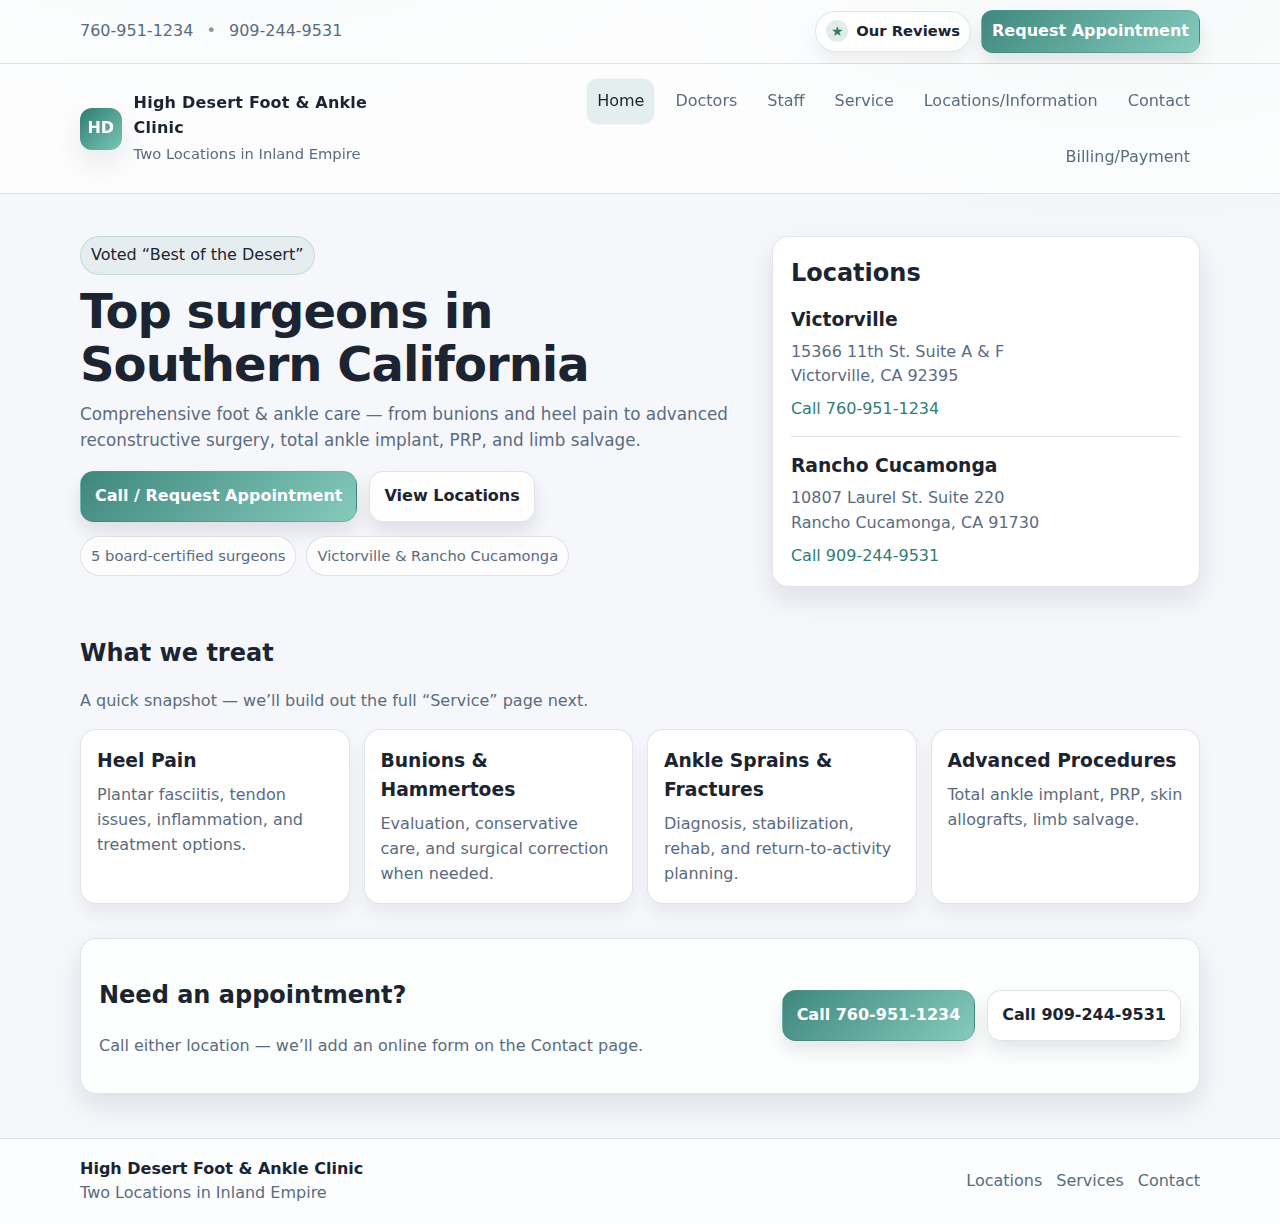
<file: index.html>
<!doctype html>
<html lang="en">
<head>
  <meta charset="utf-8" />
  <meta name="viewport" content="width=device-width,initial-scale=1" />
  <title>High Desert Foot & Ankle Clinic</title>
  <link rel="stylesheet" href="css/styles.css" />
  <script defer src="js/app.js"></script>
</head>

<body>
  <!-- Top utility bar -->
  <div class="topbar">
    <div class="container topbar__inner">
      <div class="topbar__phones">
        <a href="tel:+17609511234">760-951-1234</a>
        <span class="sep">•</span>
        <a href="tel:+19092449531">909-244-9531</a>
      </div>
      <div class="topbar__cta topbar__cta--two">
  <a class="badgeLink"
   href="https://local.demandforce.com/b/highdesertfootandankleclinic"
   target="_blank"
   rel="noopener"
   title="Our Reviews">
  <span class="badgeLink__icon" aria-hidden="true">★</span>
  <span class="badgeLink__text">Our Reviews</span>
</a>

  <a class="btn btn--small" href="contact.html">Request Appointment</a>
</div>

    </div>
  </div>

  <!-- Header / Nav -->
  <header class="header">
    <div class="container header__inner">
      <a class="brand" href="index.html" aria-label="Home">
        <div class="brand__logo" aria-hidden="true">HD</div>
        <div class="brand__text">
          <div class="brand__title">High Desert Foot &amp; Ankle Clinic</div>
          <div class="brand__subtitle">Two Locations in Inland Empire</div>
        </div>
      </a>

      <button class="nav-toggle" aria-expanded="false" aria-controls="site-nav">
        <span class="sr-only">Toggle navigation</span>
        <span class="nav-toggle__bar"></span>
        <span class="nav-toggle__bar"></span>
        <span class="nav-toggle__bar"></span>
      </button>

      <nav id="site-nav" class="nav" aria-label="Primary">
        <a class="nav__link is-active" href="index.html">Home</a>
        <a class="nav__link" href="doctors.html">Doctors</a>
        <a class="nav__link" href="staff.html">Staff</a>
        <a class="nav__link" href="services.html">Service</a>
        <a class="nav__link" href="locations.html">Locations/Information</a>
        <a class="nav__link" href="contact.html">Contact</a>
        <a class="nav__link"
   href="https://hdfac.ema.md/ema/pay/onlinepaymentlink#/pm/payfac/pay"
   target="_blank"
   rel="noopener">
  Billing/Payment
</a>

      </nav>
    </div>
  </header>

  <!-- Hero -->
  <main>
    <section class="hero">
      <div class="container hero__inner">
        <div class="hero__copy">
          <p class="kicker">Voted “Best of the Desert”</p>
          <h1>Top surgeons in Southern California</h1>

          <p class="lead">
            Comprehensive foot &amp; ankle care — from bunions and heel pain to advanced reconstructive surgery,
            total ankle implant, PRP, and limb salvage.
          </p>

          <div class="hero__actions">
            <a class="btn" href="contact.html">Call / Request Appointment</a>
            <a class="btn btn--ghost" href="locations.html">View Locations</a>
          </div>

          <div class="hero__highlights">
            <div class="pill">5 board-certified surgeons</div>
            <div class="pill">Victorville &amp; Rancho Cucamonga</div>
          </div>
        </div>

        <div class="hero__card">
          <h2 class="card-title">Locations</h2>
          <div class="location">
            <h3>Victorville</h3>
            <p>15366 11th St. Suite A &amp; F<br />Victorville, CA 92395</p>
            <a class="link" href="tel:+17609511234">Call 760-951-1234</a>
          </div>
          <hr />
          <div class="location">
            <h3>Rancho Cucamonga</h3>
            <p>10807 Laurel St. Suite 220<br />Rancho Cucamonga, CA 91730</p>
            <a class="link" href="tel:+19092449531">Call 909-244-9531</a>
          </div>
        </div>
      </div>
    </section>

    <!-- Services preview -->
    <section class="section">
      <div class="container">
        <div class="section__head">
          <h2>What we treat</h2>
          <p class="muted">A quick snapshot — we’ll build out the full “Service” page next.</p>
        </div>

        <div class="grid">
          <article class="card">
            <h3>Heel Pain</h3>
            <p>Plantar fasciitis, tendon issues, inflammation, and treatment options.</p>
          </article>
          <article class="card">
            <h3>Bunions &amp; Hammertoes</h3>
            <p>Evaluation, conservative care, and surgical correction when needed.</p>
          </article>
          <article class="card">
            <h3>Ankle Sprains &amp; Fractures</h3>
            <p>Diagnosis, stabilization, rehab, and return-to-activity planning.</p>
          </article>
          <article class="card">
            <h3>Advanced Procedures</h3>
            <p>Total ankle implant, PRP, skin allografts, limb salvage.</p>
          </article>
        </div>
      </div>
    </section>

    <!-- Big CTA -->
    <section class="cta">
      <div class="container cta__inner">
        <div>
          <h2>Need an appointment?</h2>
          <p class="muted">Call either location — we’ll add an online form on the Contact page.</p>
        </div>
        <div class="cta__buttons">
          <a class="btn" href="tel:+17609511234">Call 760-951-1234</a>
          <a class="btn btn--ghost" href="tel:+19092449531">Call 909-244-9531</a>
        </div>
      </div>
    </section>
  </main>

  <!-- Footer -->
  <footer class="footer">
    <div class="container footer__inner">
      <div>
        <strong>High Desert Foot &amp; Ankle Clinic</strong>
        <div class="muted">Two Locations in Inland Empire</div>
      </div>
      <div class="footer__links">
        <a href="locations.html">Locations</a>
        <a href="services.html">Services</a>
        <a href="contact.html">Contact</a>
      </div>
    </div>
  </footer>
</body>
</html>
</file>
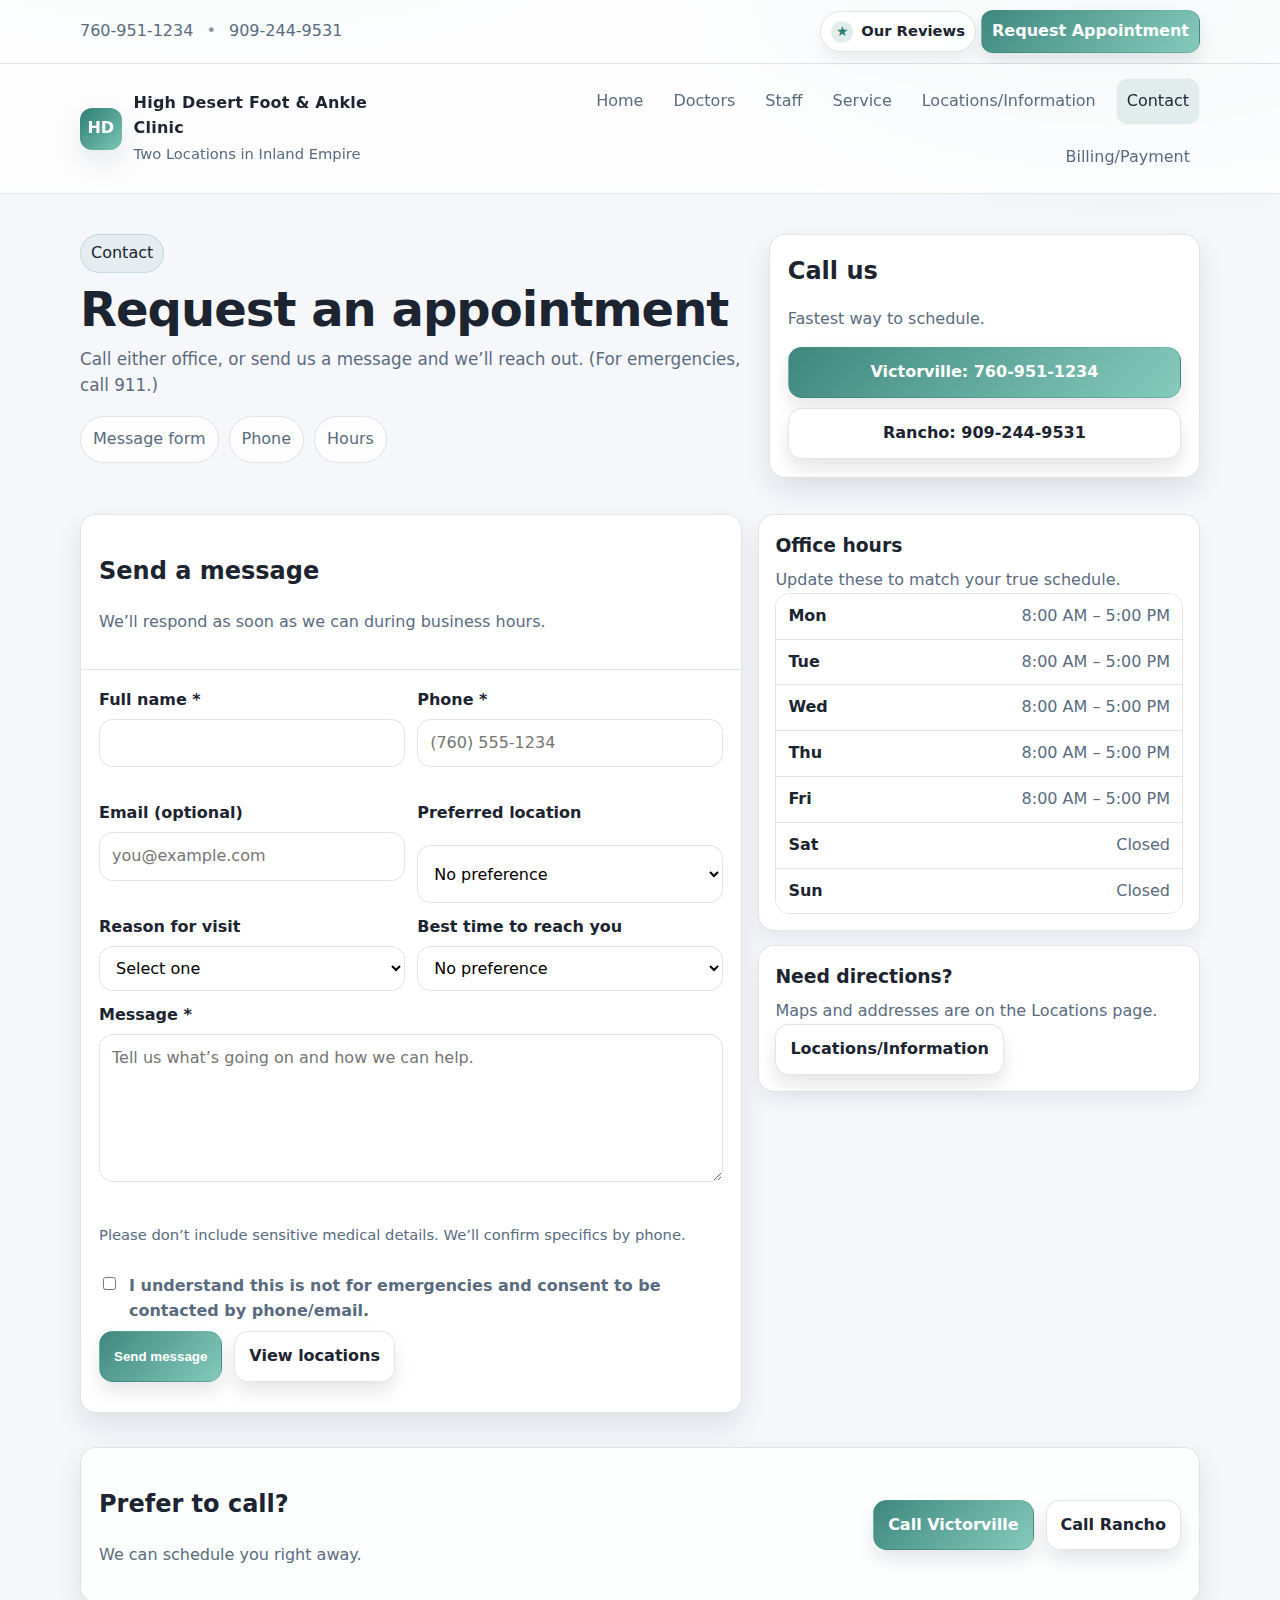
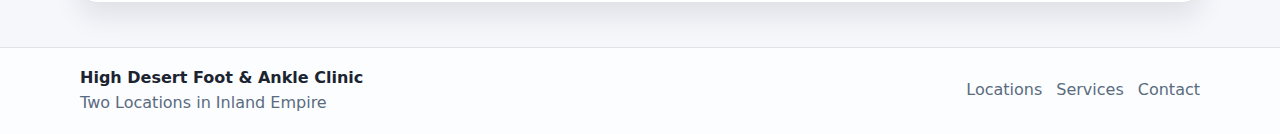
<file: contact.html>
<!doctype html>
<html lang="en">
<head>
  <meta charset="utf-8" />
  <meta name="viewport" content="width=device-width,initial-scale=1" />
  <title>Contact | High Desert Foot & Ankle Clinic</title>
  <link rel="stylesheet" href="css/styles.css" />
  <script defer src="js/app.js"></script>
  <script defer src="js/contact.js"></script>
</head>

<body>
  <!-- Top utility bar -->
  <div class="topbar">
    <div class="container topbar__inner">
      <div class="topbar__phones">
        <a href="tel:+17609511234">760-951-1234</a>
        <span class="sep">•</span>
        <a href="tel:+19092449531">909-244-9531</a>
      </div>
      <div class="topbar__cta">
        <a class="badgeLink"
   href="https://local.demandforce.com/b/highdesertfootandankleclinic"
   target="_blank"
   rel="noopener"
   title="Our Reviews">
  <span class="badgeLink__icon" aria-hidden="true">★</span>
  <span class="badgeLink__text">Our Reviews</span>
</a>
        <a class="btn btn--small" href="contact.html">Request Appointment</a>
      </div>
    </div>
  </div>

  <!-- Header / Nav -->
  <header class="header">
    <div class="container header__inner">
      <a class="brand" href="index.html" aria-label="Home">
        <div class="brand__logo" aria-hidden="true">HD</div>
        <div class="brand__text">
          <div class="brand__title">High Desert Foot &amp; Ankle Clinic</div>
          <div class="brand__subtitle">Two Locations in Inland Empire</div>
        </div>
      </a>

      <button class="nav-toggle" aria-expanded="false" aria-controls="site-nav">
        <span class="sr-only">Toggle navigation</span>
        <span class="nav-toggle__bar"></span>
        <span class="nav-toggle__bar"></span>
        <span class="nav-toggle__bar"></span>
      </button>

      <nav id="site-nav" class="nav" aria-label="Primary">
        <a class="nav__link" href="index.html">Home</a>
        <a class="nav__link" href="doctors.html">Doctors</a>
        <a class="nav__link" href="staff.html">Staff</a>
        <a class="nav__link" href="services.html">Service</a>
        <a class="nav__link" href="locations.html">Locations/Information</a>
        <a class="nav__link is-active" href="contact.html">Contact</a>
        <a class="nav__link"
   href="https://hdfac.ema.md/ema/pay/onlinepaymentlink#/pm/payfac/pay"
   target="_blank"
   rel="noopener">
  Billing/Payment
</a>

      </nav>
    </div>
  </header>

  <main>
    <section class="pagehead">
      <div class="container pagehead__inner">
        <div>
          <p class="kicker">Contact</p>
          <h1>Request an appointment</h1>
          <p class="lead">
            Call either office, or send us a message and we’ll reach out. (For emergencies, call 911.)
          </p>

          <div class="jump">
            <a class="chip" href="#form">Message form</a>
            <a class="chip" href="#phones">Phone</a>
            <a class="chip" href="#hours">Hours</a>
          </div>
        </div>

        <div class="pagehead__card" id="phones">
          <h2 class="card-title">Call us</h2>
          <p class="muted">Fastest way to schedule.</p>
          <div class="stack">
            <a class="btn" href="tel:+17609511234">Victorville: 760-951-1234</a>
            <a class="btn btn--ghost" href="tel:+19092449531">Rancho: 909-244-9531</a>
          </div>
        </div>
      </div>
    </section>

    <section id="form" class="section">
      <div class="container">
        <div class="contactgrid">
          <!-- Form card -->
          <section class="contactcard">
            <div class="contactcard__head">
              <h2>Send a message</h2>
              <p class="muted">We’ll respond as soon as we can during business hours.</p>
            </div>

            <!-- OPTION 1 (Formspree): set action to your Formspree endpoint -->
            <!-- OPTION 2 (Express API): set action to http://localhost:3000/api/contact -->
            <form id="contactForm" class="form"
                  action="https://formspree.io/f/xwvnbbdy"
                  method="POST" novalidate>

              <!-- honeypot (spam trap) -->
              <label class="hp">
                Do not fill this out
                <input name="website" autocomplete="off" tabindex="-1" />
              </label>

              <div class="row">
                <div class="field">
                  <label for="name">Full name *</label>
                  <input id="name" name="name" type="text" required minlength="2" autocomplete="name" />
                  <small class="error" data-for="name"></small>
                </div>

                <div class="field">
                  <label for="phone">Phone *</label>
                  <input id="phone" name="phone" type="tel" required autocomplete="tel"
                         placeholder="(760) 555-1234" />
                  <small class="error" data-for="phone"></small>
                </div>
              </div>

              <div class="row">
                <div class="field">
                  <label for="email">Email (optional)</label>
                  <input id="email" name="email" type="email" autocomplete="email"
                         placeholder="you@example.com" />
                  <small class="error" data-for="email"></small>
                </div>

                <div class="field">
                  <label for="location">Preferred location</label>
                  <select id="location" name="location">
                    <option value="">No preference</option>
                    <option>Victorville</option>
                    <option>Rancho Cucamonga</option>
                  </select>
                </div>
              </div>

              <div class="row">
                <div class="field">
                  <label for="reason">Reason for visit</label>
                  <select id="reason" name="reason">
                    <option value="">Select one</option>
                    <option>Heel pain</option>
                    <option>Bunion / Hammertoe</option>
                    <option>Ankle pain / sprain</option>
                    <option>Ingrown toenail</option>
                    <option>Diabetic / wound care</option>
                    <option>Other</option>
                  </select>
                </div>

                <div class="field">
                  <label for="bestTime">Best time to reach you</label>
                  <select id="bestTime" name="bestTime">
                    <option value="">No preference</option>
                    <option>Morning</option>
                    <option>Afternoon</option>
                    <option>Evening</option>
                  </select>
                </div>
              </div>

              <div class="field">
                <label for="message">Message *</label>
                <textarea id="message" name="message" rows="5" required minlength="10"
                          placeholder="Tell us what’s going on and how we can help."></textarea>
                <small class="error" data-for="message"></small>
                <p class="muted small">
                  Please don’t include sensitive medical details. We’ll confirm specifics by phone.
                </p>
              </div>

              <div class="consent">
                <label class="check">
                  <input id="consent" name="consent" type="checkbox" required />
                  <span>I understand this is not for emergencies and consent to be contacted by phone/email.</span>
                </label>
                <small class="error" data-for="consent"></small>
              </div>

              <div class="form__actions">
                <button class="btn" type="submit">Send message</button>
                <a class="btn btn--ghost" href="locations.html">View locations</a>
              </div>

              <div id="formStatus" class="status" role="status" aria-live="polite"></div>
            </form>
          </section>

          <!-- Info card -->
          <aside class="contactaside" id="hours">
            <div class="card">
              <h3>Office hours</h3>
              <p class="muted">Update these to match your true schedule.</p>
              <ul class="hours__list">
                <li><span>Mon</span><span>8:00 AM – 5:00 PM</span></li>
                <li><span>Tue</span><span>8:00 AM – 5:00 PM</span></li>
                <li><span>Wed</span><span>8:00 AM – 5:00 PM</span></li>
                <li><span>Thu</span><span>8:00 AM – 5:00 PM</span></li>
                <li><span>Fri</span><span>8:00 AM – 5:00 PM</span></li>
                <li><span>Sat</span><span>Closed</span></li>
                <li><span>Sun</span><span>Closed</span></li>
              </ul>
            </div>

            <div class="card">
              <h3>Need directions?</h3>
              <p class="muted">Maps and addresses are on the Locations page.</p>
              <a class="btn btn--ghost" href="locations.html">Locations/Information</a>
            </div>
          </aside>
        </div>
      </div>
    </section>

    <section class="cta">
      <div class="container cta__inner">
        <div>
          <h2>Prefer to call?</h2>
          <p class="muted">We can schedule you right away.</p>
        </div>
        <div class="cta__buttons">
          <a class="btn" href="tel:+17609511234">Call Victorville</a>
          <a class="btn btn--ghost" href="tel:+19092449531">Call Rancho</a>
        </div>
      </div>
    </section>
  </main>

  <!-- Footer -->
  <footer class="footer">
    <div class="container footer__inner">
      <div>
        <strong>High Desert Foot &amp; Ankle Clinic</strong>
        <div class="muted">Two Locations in Inland Empire</div>
      </div>
      <div class="footer__links">
        <a href="locations.html">Locations</a>
        <a href="services.html">Services</a>
        <a href="contact.html">Contact</a>
      </div>
    </div>
  </footer>
</body>
</html>
</file>
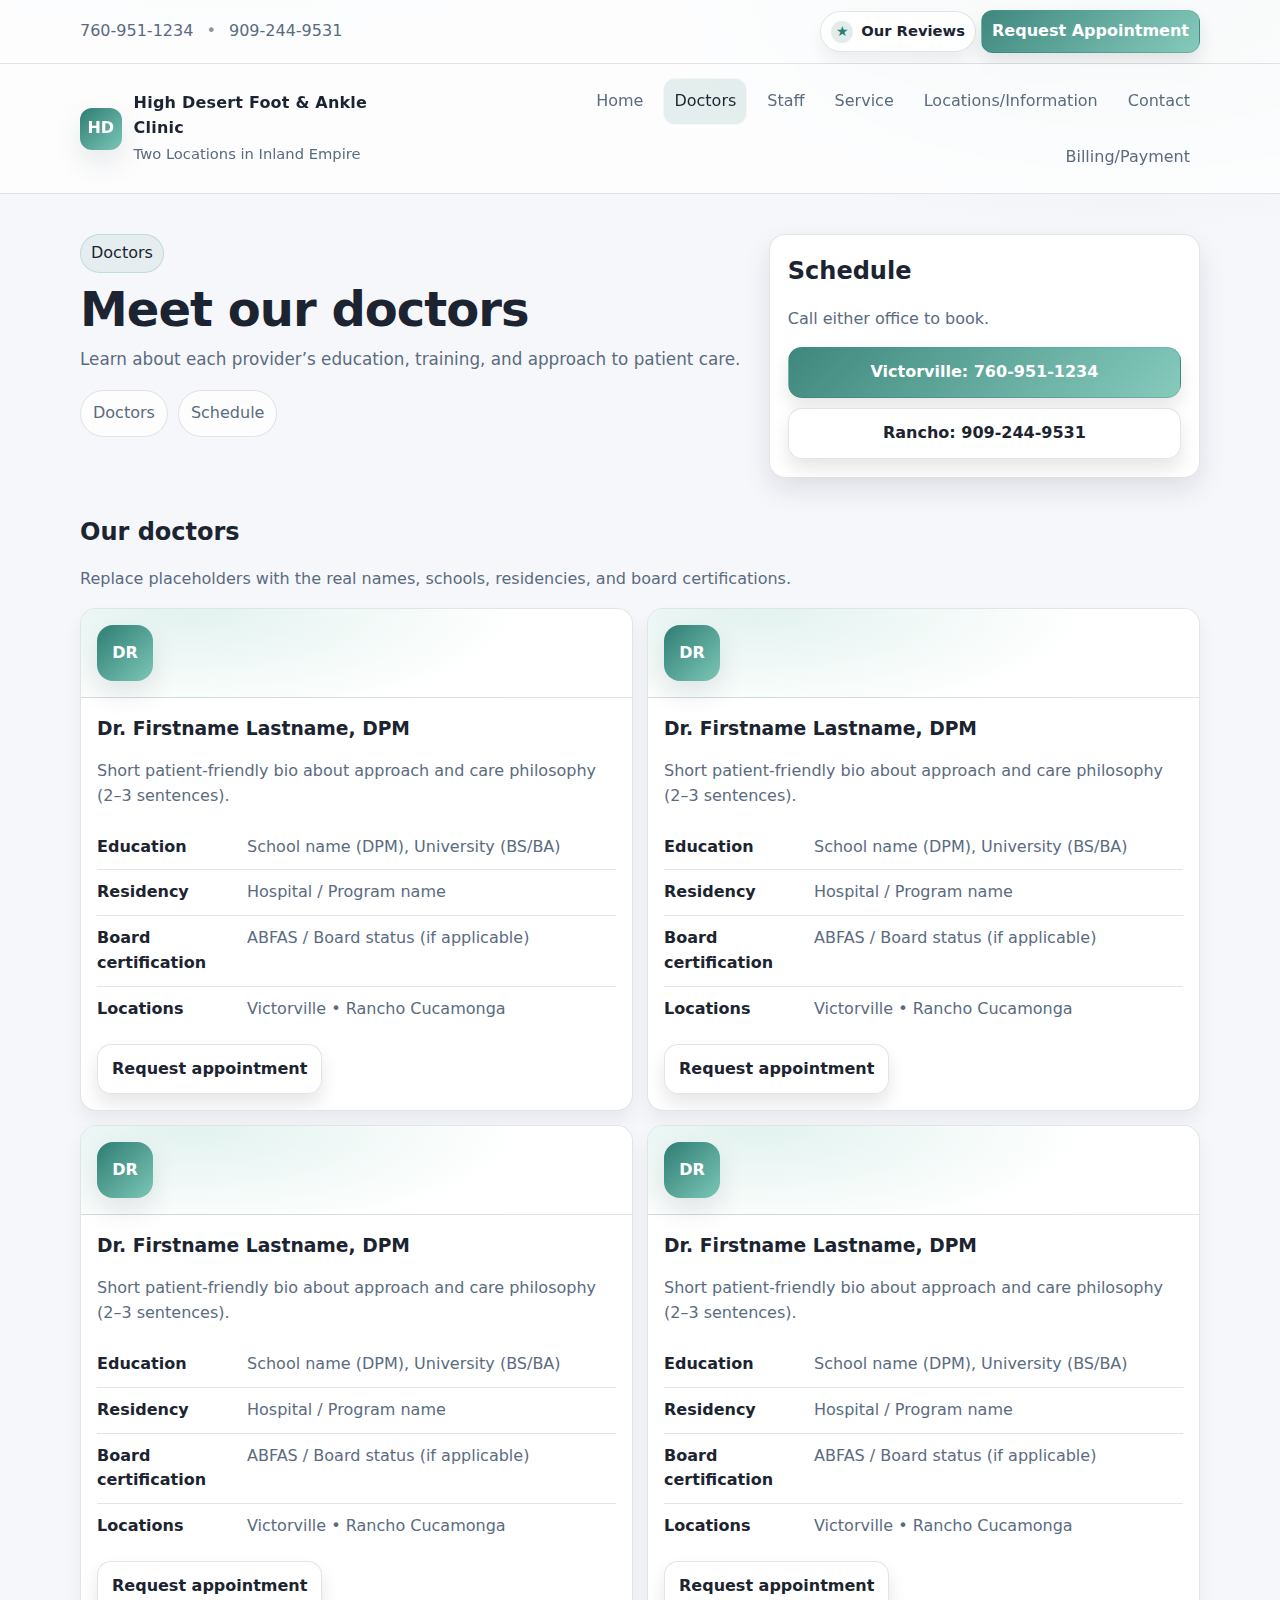
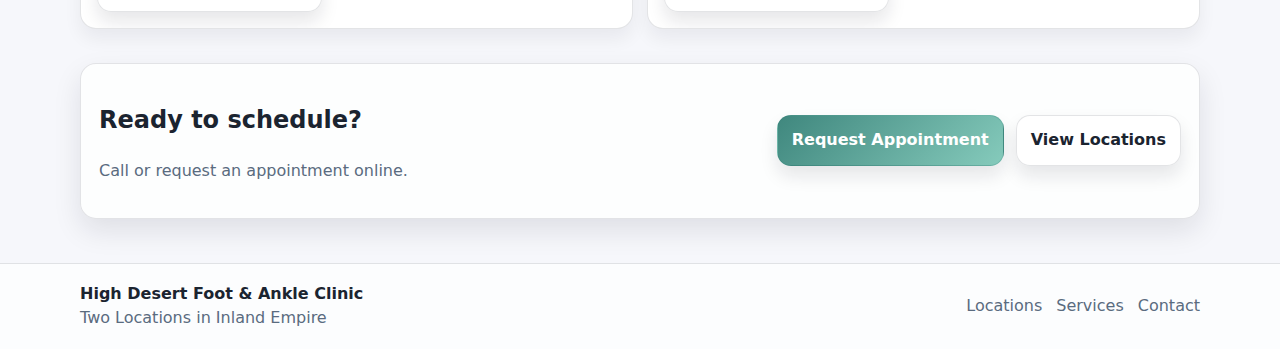
<file: doctors.html>
<!doctype html>
<html lang="en">
<head>
  <meta charset="utf-8" />
  <meta name="viewport" content="width=device-width,initial-scale=1" />
  <title>Doctors | High Desert Foot & Ankle Clinic</title>
  <link rel="stylesheet" href="css/styles.css" />
  <script defer src="js/app.js"></script>
</head>

<body>
  <!-- Top utility bar -->
  <div class="topbar">
    <div class="container topbar__inner">
      <div class="topbar__phones">
        <a href="tel:+17609511234">760-951-1234</a>
        <span class="sep">•</span>
        <a href="tel:+19092449531">909-244-9531</a>
      </div>
      <div class="topbar__cta">
        <a class="badgeLink"
   href="https://local.demandforce.com/b/highdesertfootandankleclinic"
   target="_blank"
   rel="noopener"
   title="Our Reviews">
  <span class="badgeLink__icon" aria-hidden="true">★</span>
  <span class="badgeLink__text">Our Reviews</span>
</a>
        <a class="btn btn--small" href="contact.html">Request Appointment</a>
      </div>
    </div>
  </div>

  <!-- Header / Nav -->
  <header class="header">
    <div class="container header__inner">
      <a class="brand" href="index.html" aria-label="Home">
        <div class="brand__logo" aria-hidden="true">HD</div>
        <div class="brand__text">
          <div class="brand__title">High Desert Foot &amp; Ankle Clinic</div>
          <div class="brand__subtitle">Two Locations in Inland Empire</div>
        </div>
      </a>

      <button class="nav-toggle" aria-expanded="false" aria-controls="site-nav">
        <span class="sr-only">Toggle navigation</span>
        <span class="nav-toggle__bar"></span>
        <span class="nav-toggle__bar"></span>
        <span class="nav-toggle__bar"></span>
      </button>

      <nav id="site-nav" class="nav" aria-label="Primary">
        <a class="nav__link" href="index.html">Home</a>
        <a class="nav__link is-active" href="doctors.html">Doctors</a>
        <a class="nav__link" href="staff.html">Staff</a>
        <a class="nav__link" href="services.html">Service</a>
        <a class="nav__link" href="locations.html">Locations/Information</a>
        <a class="nav__link" href="contact.html">Contact</a>
        <a class="nav__link"
   href="https://hdfac.ema.md/ema/pay/onlinepaymentlink#/pm/payfac/pay"
   target="_blank"
   rel="noopener">
  Billing/Payment
</a>

      </nav>
    </div>
  </header>

  <main>
    <section class="pagehead">
      <div class="container pagehead__inner">
        <div>
          <p class="kicker">Doctors</p>
          <h1>Meet our doctors</h1>
          <p class="lead">
            Learn about each provider’s education, training, and approach to patient care.
          </p>

          <div class="jump">
            <a class="chip" href="#team">Doctors</a>
            <a class="chip" href="#cta">Schedule</a>
          </div>
        </div>

        <div class="pagehead__card">
          <h2 class="card-title">Schedule</h2>
          <p class="muted">Call either office to book.</p>
          <div class="stack">
            <a class="btn" href="tel:+17609511234">Victorville: 760-951-1234</a>
            <a class="btn btn--ghost" href="tel:+19092449531">Rancho: 909-244-9531</a>
          </div>
        </div>
      </div>
    </section>

    <section id="team" class="section">
      <div class="container">
        <div class="section__head">
          <h2>Our doctors</h2>
          <p class="muted">Replace placeholders with the real names, schools, residencies, and board certifications.</p>
        </div>

        <div class="docgrid docgrid--2x2">
          <!-- Doctor 1 -->
          <article class="doccard">
            <div class="doccard__media" aria-hidden="true">
              <div class="avatar">DR</div>
            </div>

            <div class="doccard__body">
              <h3>Dr. Firstname Lastname, DPM</h3>
              <p class="muted">Short patient-friendly bio about approach and care philosophy (2–3 sentences).</p>

              <dl class="cred">
                <div class="cred__row">
                  <dt>Education</dt>
                  <dd>School name (DPM), University (BS/BA)</dd>
                </div>
                <div class="cred__row">
                  <dt>Residency</dt>
                  <dd>Hospital / Program name</dd>
                </div>
                <div class="cred__row">
                  <dt>Board certification</dt>
                  <dd>ABFAS / Board status (if applicable)</dd>
                </div>
                <div class="cred__row">
                  <dt>Locations</dt>
                  <dd>Victorville • Rancho Cucamonga</dd>
                </div>
              </dl>

              <div class="doccard__actions">
                <a class="btn btn--ghost" href="contact.html">Request appointment</a>
              </div>
            </div>
          </article>

          <!-- Doctor 2 -->
          <article class="doccard">
            <div class="doccard__media" aria-hidden="true">
              <div class="avatar">DR</div>
            </div>

            <div class="doccard__body">
              <h3>Dr. Firstname Lastname, DPM</h3>
              <p class="muted">Short patient-friendly bio about approach and care philosophy (2–3 sentences).</p>

              <dl class="cred">
                <div class="cred__row">
                  <dt>Education</dt>
                  <dd>School name (DPM), University (BS/BA)</dd>
                </div>
                <div class="cred__row">
                  <dt>Residency</dt>
                  <dd>Hospital / Program name</dd>
                </div>
                <div class="cred__row">
                  <dt>Board certification</dt>
                  <dd>ABFAS / Board status (if applicable)</dd>
                </div>
                <div class="cred__row">
                  <dt>Locations</dt>
                  <dd>Victorville • Rancho Cucamonga</dd>
                </div>
              </dl>

              <div class="doccard__actions">
                <a class="btn btn--ghost" href="contact.html">Request appointment</a>
              </div>
            </div>
          </article>

          <!-- Doctor 3 -->
          <article class="doccard">
            <div class="doccard__media" aria-hidden="true">
              <div class="avatar">DR</div>
            </div>

            <div class="doccard__body">
              <h3>Dr. Firstname Lastname, DPM</h3>
              <p class="muted">Short patient-friendly bio about approach and care philosophy (2–3 sentences).</p>

              <dl class="cred">
                <div class="cred__row">
                  <dt>Education</dt>
                  <dd>School name (DPM), University (BS/BA)</dd>
                </div>
                <div class="cred__row">
                  <dt>Residency</dt>
                  <dd>Hospital / Program name</dd>
                </div>
                <div class="cred__row">
                  <dt>Board certification</dt>
                  <dd>ABFAS / Board status (if applicable)</dd>
                </div>
                <div class="cred__row">
                  <dt>Locations</dt>
                  <dd>Victorville • Rancho Cucamonga</dd>
                </div>
              </dl>

              <div class="doccard__actions">
                <a class="btn btn--ghost" href="contact.html">Request appointment</a>
              </div>
            </div>
          </article>

          <!-- Doctor 4 -->
          <article class="doccard">
            <div class="doccard__media" aria-hidden="true">
              <div class="avatar">DR</div>
            </div>

            <div class="doccard__body">
              <h3>Dr. Firstname Lastname, DPM</h3>
              <p class="muted">Short patient-friendly bio about approach and care philosophy (2–3 sentences).</p>

              <dl class="cred">
                <div class="cred__row">
                  <dt>Education</dt>
                  <dd>School name (DPM), University (BS/BA)</dd>
                </div>
                <div class="cred__row">
                  <dt>Residency</dt>
                  <dd>Hospital / Program name</dd>
                </div>
                <div class="cred__row">
                  <dt>Board certification</dt>
                  <dd>ABFAS / Board status (if applicable)</dd>
                </div>
                <div class="cred__row">
                  <dt>Locations</dt>
                  <dd>Victorville • Rancho Cucamonga</dd>
                </div>
              </dl>

              <div class="doccard__actions">
                <a class="btn btn--ghost" href="contact.html">Request appointment</a>
              </div>
            </div>
          </article>
        </div>
      </div>
    </section>

    <section id="cta" class="cta">
      <div class="container cta__inner">
        <div>
          <h2>Ready to schedule?</h2>
          <p class="muted">Call or request an appointment online.</p>
        </div>
        <div class="cta__buttons">
          <a class="btn" href="contact.html">Request Appointment</a>
          <a class="btn btn--ghost" href="locations.html">View Locations</a>
        </div>
      </div>
    </section>
  </main>

  <!-- Footer -->
  <footer class="footer">
    <div class="container footer__inner">
      <div>
        <strong>High Desert Foot &amp; Ankle Clinic</strong>
        <div class="muted">Two Locations in Inland Empire</div>
      </div>
      <div class="footer__links">
        <a href="locations.html">Locations</a>
        <a href="services.html">Services</a>
        <a href="contact.html">Contact</a>
      </div>
    </div>
  </footer>
</body>
</html>
</file>
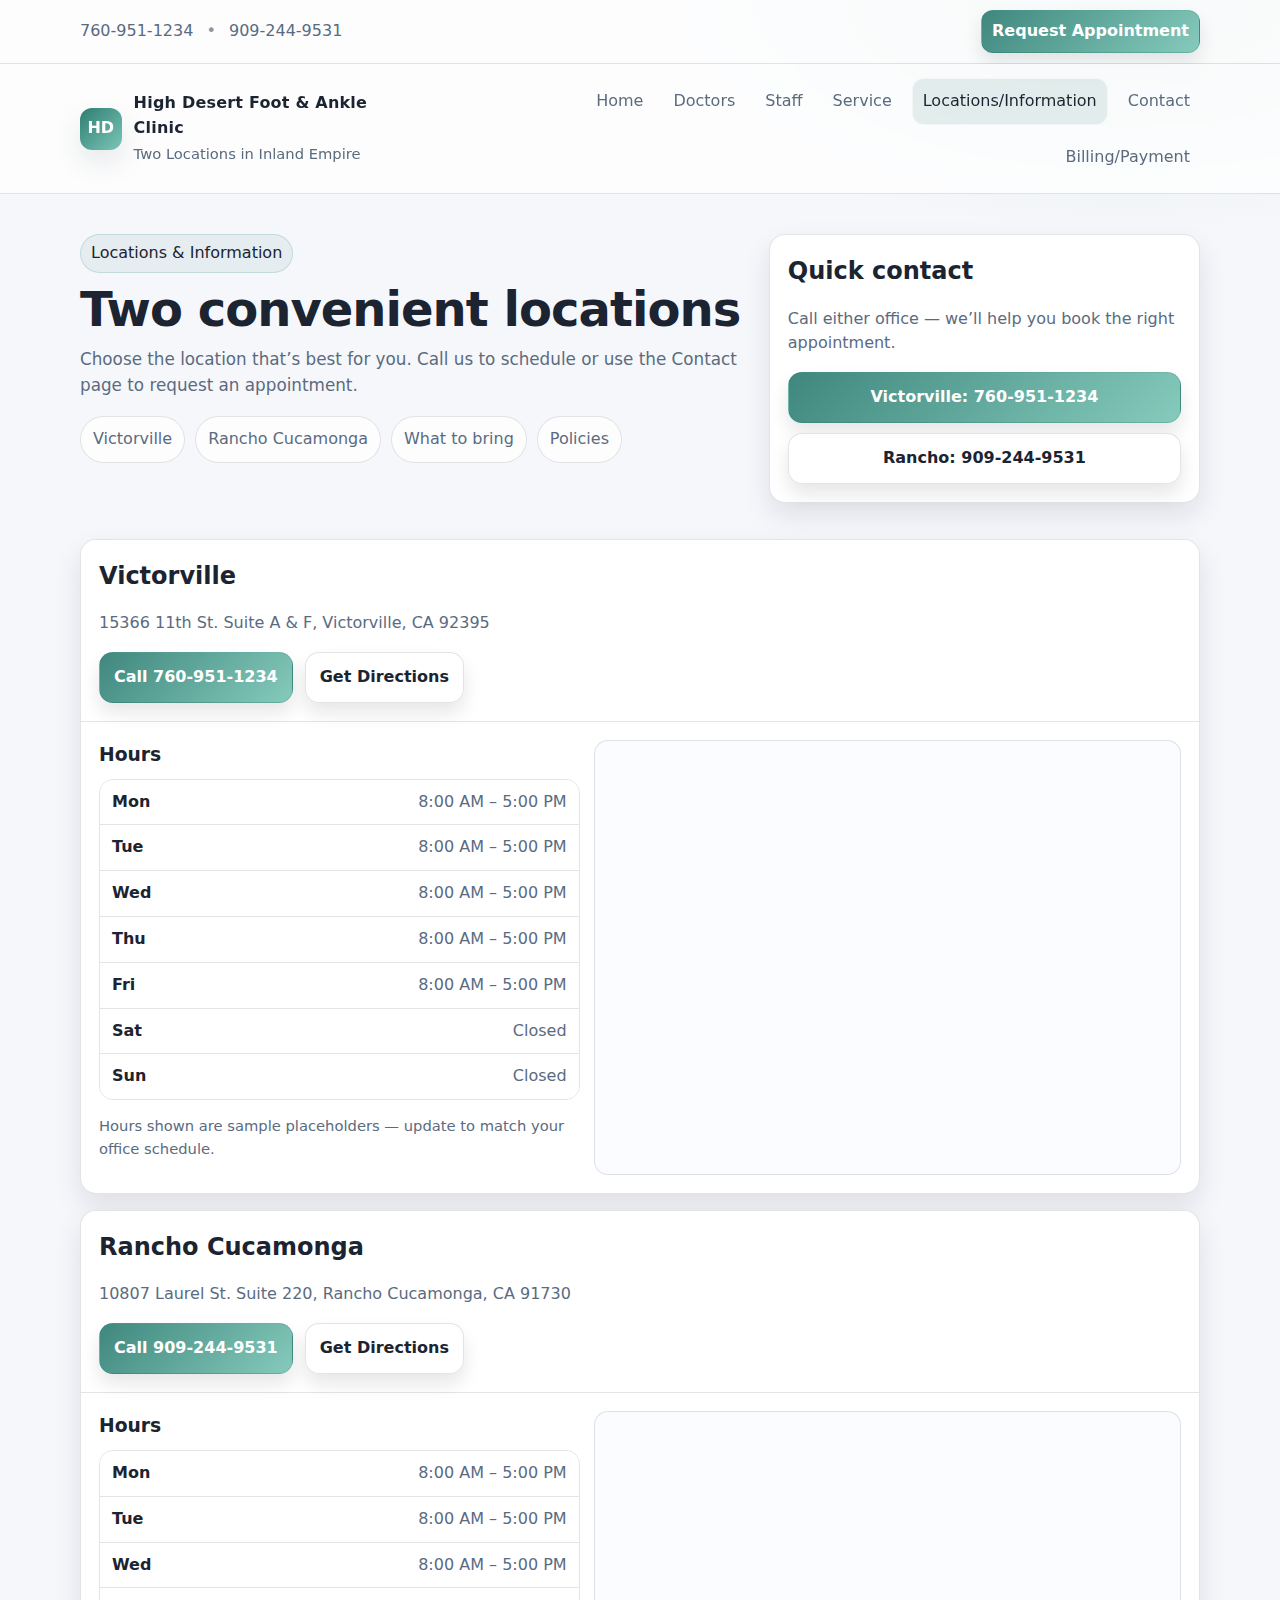
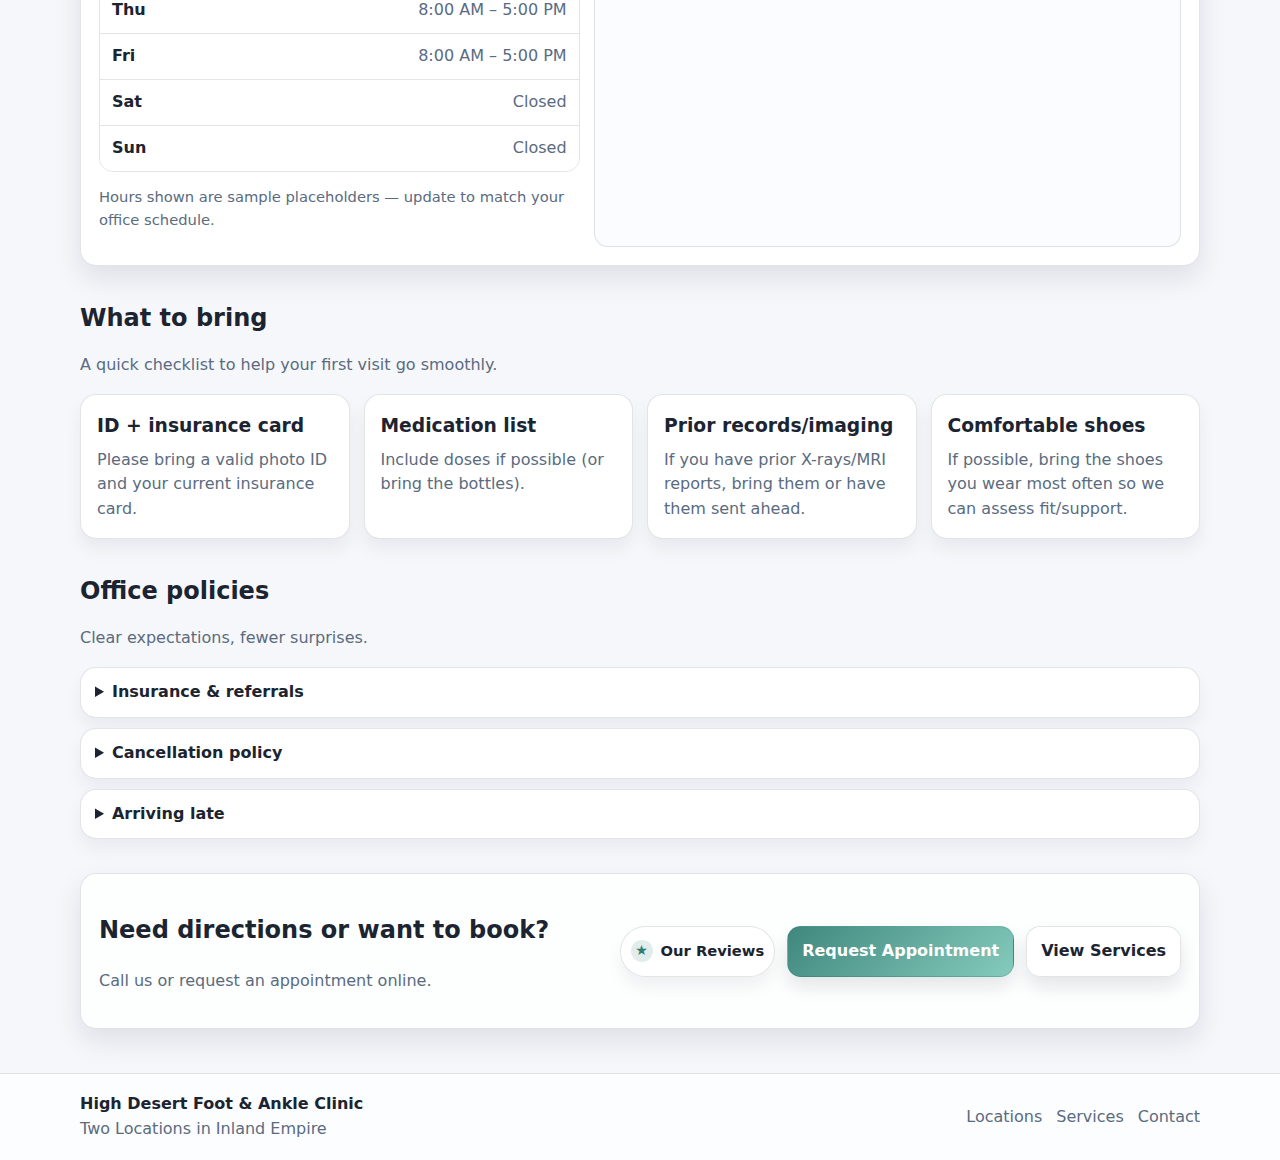
<file: locations.html>
<!doctype html>
<html lang="en">
<head>
  <meta charset="utf-8" />
  <meta name="viewport" content="width=device-width,initial-scale=1" />
  <title>Locations & Information | High Desert Foot & Ankle Clinic</title>
  <link rel="stylesheet" href="css/styles.css" />
  <script defer src="js/app.js"></script>
</head>

<body>
  <!-- Top utility bar -->
  <div class="topbar">
    <div class="container topbar__inner">
      <div class="topbar__phones">
        <a href="tel:+17609511234">760-951-1234</a>
        <span class="sep">•</span>
        <a href="tel:+19092449531">909-244-9531</a>
      </div>
      <div class="topbar__cta">
        <a class="btn btn--small" href="contact.html">Request Appointment</a>
      </div>
    </div>
  </div>

  <!-- Header / Nav -->
  <header class="header">
    <div class="container header__inner">
      <a class="brand" href="index.html" aria-label="Home">
        <div class="brand__logo" aria-hidden="true">HD</div>
        <div class="brand__text">
          <div class="brand__title">High Desert Foot &amp; Ankle Clinic</div>
          <div class="brand__subtitle">Two Locations in Inland Empire</div>
        </div>
      </a>

      <button class="nav-toggle" aria-expanded="false" aria-controls="site-nav">
        <span class="sr-only">Toggle navigation</span>
        <span class="nav-toggle__bar"></span>
        <span class="nav-toggle__bar"></span>
        <span class="nav-toggle__bar"></span>
      </button>

      <nav id="site-nav" class="nav" aria-label="Primary">
        <a class="nav__link" href="index.html">Home</a>
        <a class="nav__link" href="doctors.html">Doctors</a>
        <a class="nav__link" href="staff.html">Staff</a>
        <a class="nav__link" href="services.html">Service</a>
        <a class="nav__link is-active" href="locations.html">Locations/Information</a>
        <a class="nav__link" href="contact.html">Contact</a>
        <a class="nav__link"
   href="https://hdfac.ema.md/ema/pay/onlinepaymentlink#/pm/payfac/pay"
   target="_blank"
   rel="noopener">
  Billing/Payment
</a>

      </nav>
    </div>
  </header>

  <main>
    <!-- Page header -->
    <section class="pagehead">
      <div class="container pagehead__inner">
        <div>
          <p class="kicker">Locations &amp; Information</p>
          <h1>Two convenient locations</h1>
          <p class="lead">
            Choose the location that’s best for you. Call us to schedule or use the Contact page to request an appointment.
          </p>

          <div class="jump">
            <a class="chip" href="#victorville">Victorville</a>
            <a class="chip" href="#rancho">Rancho Cucamonga</a>
            <a class="chip" href="#visit">What to bring</a>
            <a class="chip" href="#policies">Policies</a>
          </div>
        </div>

        <div class="pagehead__card">
          <h2 class="card-title">Quick contact</h2>
          <p class="muted">Call either office — we’ll help you book the right appointment.</p>
          <div class="stack">
            <a class="btn" href="tel:+17609511234">Victorville: 760-951-1234</a>
            <a class="btn btn--ghost" href="tel:+19092449531">Rancho: 909-244-9531</a>
          </div>
        </div>
      </div>
    </section>

    <!-- Locations -->
    <section class="section">
      <div class="container">
        <div class="locgrid">
          <!-- Victorville -->
          <article id="victorville" class="loccard">
            <header class="loccard__head">
              <h2>Victorville</h2>
              <p class="muted">15366 11th St. Suite A &amp; F, Victorville, CA 92395</p>
              <div class="loccard__actions">
                <a class="btn" href="tel:+17609511234">Call 760-951-1234</a>
                <a class="btn btn--ghost" target="_blank" rel="noopener"
                   href="https://www.google.com/maps/search/?api=1&query=15366%2011th%20St%20Suite%20A%20and%20F%2C%20Victorville%2C%20CA%2092395">
                  Get Directions
                </a>
              </div>
            </header>

            <div class="loccard__body">
              <div class="hours">
                <h3>Hours</h3>
                <ul class="hours__list">
                  <li><span>Mon</span><span>8:00 AM – 5:00 PM</span></li>
                  <li><span>Tue</span><span>8:00 AM – 5:00 PM</span></li>
                  <li><span>Wed</span><span>8:00 AM – 5:00 PM</span></li>
                  <li><span>Thu</span><span>8:00 AM – 5:00 PM</span></li>
                  <li><span>Fri</span><span>8:00 AM – 5:00 PM</span></li>
                  <li><span>Sat</span><span>Closed</span></li>
                  <li><span>Sun</span><span>Closed</span></li>
                </ul>
                <p class="muted small">Hours shown are sample placeholders — update to match your office schedule.</p>
              </div>

              <div class="map">
                <iframe
                  title="Victorville Map"
                  loading="lazy"
                  referrerpolicy="no-referrer-when-downgrade"
                  src="https://www.google.com/maps?q=15366%2011th%20St%20Suite%20A%20and%20F%2C%20Victorville%2C%20CA%2092395&output=embed">
                </iframe>
              </div>
            </div>
          </article>

          <!-- Rancho Cucamonga -->
          <article id="rancho" class="loccard">
            <header class="loccard__head">
              <h2>Rancho Cucamonga</h2>
              <p class="muted">10807 Laurel St. Suite 220, Rancho Cucamonga, CA 91730</p>
              <div class="loccard__actions">
                <a class="btn" href="tel:+19092449531">Call 909-244-9531</a>
                <a class="btn btn--ghost" target="_blank" rel="noopener"
                   href="https://www.google.com/maps/search/?api=1&query=10807%20Laurel%20St%20Suite%20220%2C%20Rancho%20Cucamonga%2C%20CA%2091730">
                  Get Directions
                </a>
              </div>
            </header>

            <div class="loccard__body">
              <div class="hours">
                <h3>Hours</h3>
                <ul class="hours__list">
                  <li><span>Mon</span><span>8:00 AM – 5:00 PM</span></li>
                  <li><span>Tue</span><span>8:00 AM – 5:00 PM</span></li>
                  <li><span>Wed</span><span>8:00 AM – 5:00 PM</span></li>
                  <li><span>Thu</span><span>8:00 AM – 5:00 PM</span></li>
                  <li><span>Fri</span><span>8:00 AM – 5:00 PM</span></li>
                  <li><span>Sat</span><span>Closed</span></li>
                  <li><span>Sun</span><span>Closed</span></li>
                </ul>
                <p class="muted small">Hours shown are sample placeholders — update to match your office schedule.</p>
              </div>

              <div class="map">
                <iframe
                  title="Rancho Cucamonga Map"
                  loading="lazy"
                  referrerpolicy="no-referrer-when-downgrade"
                  src="https://www.google.com/maps?q=10807%20Laurel%20St%20Suite%20220%2C%20Rancho%20Cucamonga%2C%20CA%2091730&output=embed">
                </iframe>
              </div>
            </div>
          </article>
        </div>
      </div>
    </section>

    <!-- Visit info -->
    <section id="visit" class="section">
      <div class="container">
        <div class="section__head">
          <h2>What to bring</h2>
          <p class="muted">A quick checklist to help your first visit go smoothly.</p>
        </div>

        <div class="grid">
          <article class="card">
            <h3>ID + insurance card</h3>
            <p>Please bring a valid photo ID and your current insurance card.</p>
          </article>
          <article class="card">
            <h3>Medication list</h3>
            <p>Include doses if possible (or bring the bottles).</p>
          </article>
          <article class="card">
            <h3>Prior records/imaging</h3>
            <p>If you have prior X-rays/MRI reports, bring them or have them sent ahead.</p>
          </article>
          <article class="card">
            <h3>Comfortable shoes</h3>
            <p>If possible, bring the shoes you wear most often so we can assess fit/support.</p>
          </article>
        </div>
      </div>
    </section>

    <!-- Policies -->
    <section id="policies" class="section">
      <div class="container">
        <div class="section__head">
          <h2>Office policies</h2>
          <p class="muted">Clear expectations, fewer surprises.</p>
        </div>

        <div class="faq">
          <details class="faq__item">
            <summary>Insurance & referrals</summary>
            <p>Coverage varies by plan. If you’re unsure whether a referral is required, call us and we’ll help you check.</p>
          </details>
          <details class="faq__item">
            <summary>Cancellation policy</summary>
            <p>If you need to reschedule, please call as early as you can so we can offer your time to another patient.</p>
          </details>
          <details class="faq__item">
            <summary>Arriving late</summary>
            <p>Arriving early helps keep the schedule on time. Late arrivals may need to be rescheduled depending on availability.</p>
          </details>
        </div>
      </div>
    </section>

    <!-- CTA -->
    <section class="cta">
      <div class="container cta__inner">
        <div>
          <h2>Need directions or want to book?</h2>
          <p class="muted">Call us or request an appointment online.</p>
        </div>
        <div class="cta__buttons">
          <a class="badgeLink"
   href="https://local.demandforce.com/b/highdesertfootandankleclinic"
   target="_blank"
   rel="noopener"
   title="Our Reviews">
  <span class="badgeLink__icon" aria-hidden="true">★</span>
  <span class="badgeLink__text">Our Reviews</span>
</a>
          <a class="btn" href="contact.html">Request Appointment</a>
          <a class="btn btn--ghost" href="services.html">View Services</a>
        </div>
      </div>
    </section>
  </main>

  <!-- Footer -->
  <footer class="footer">
    <div class="container footer__inner">
      <div>
        <strong>High Desert Foot &amp; Ankle Clinic</strong>
        <div class="muted">Two Locations in Inland Empire</div>
      </div>
      <div class="footer__links">
        <a href="locations.html">Locations</a>
        <a href="services.html">Services</a>
        <a href="contact.html">Contact</a>
      </div>
    </div>
  </footer>
</body>
</html>
</file>
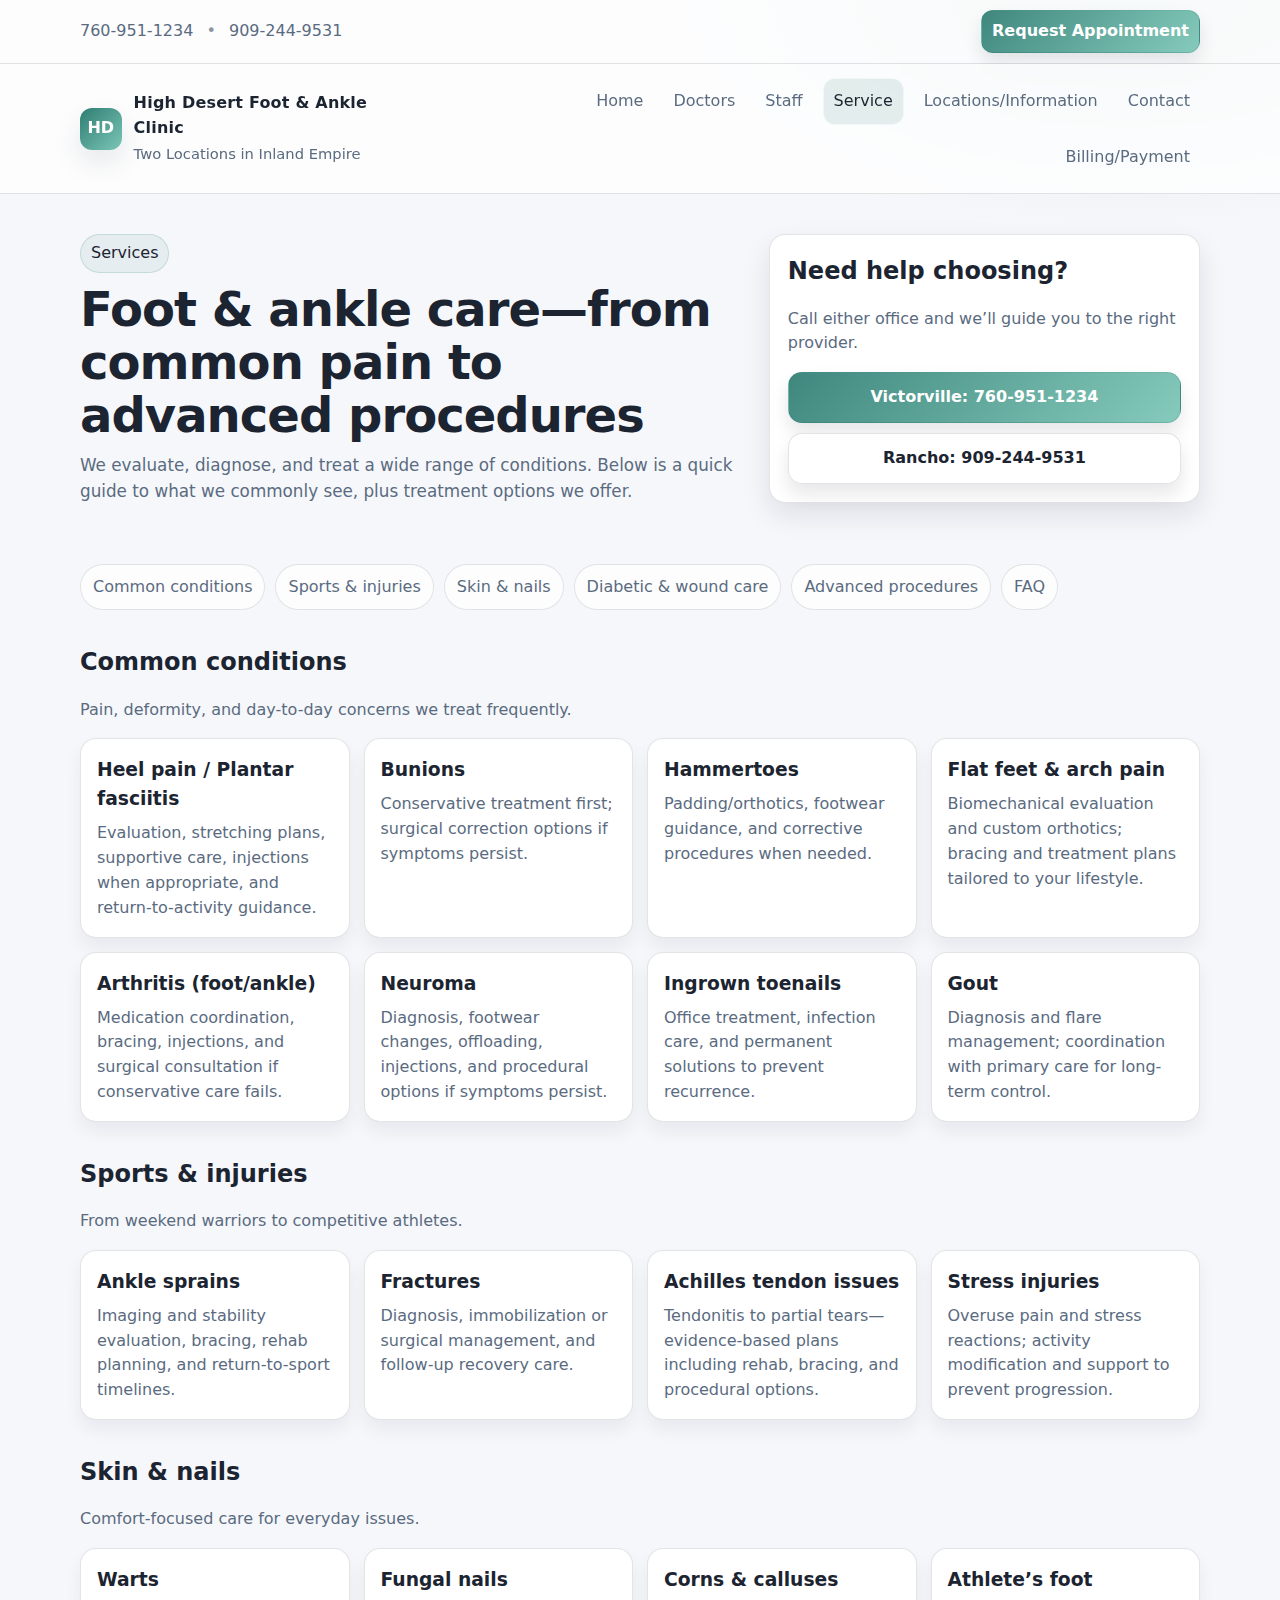
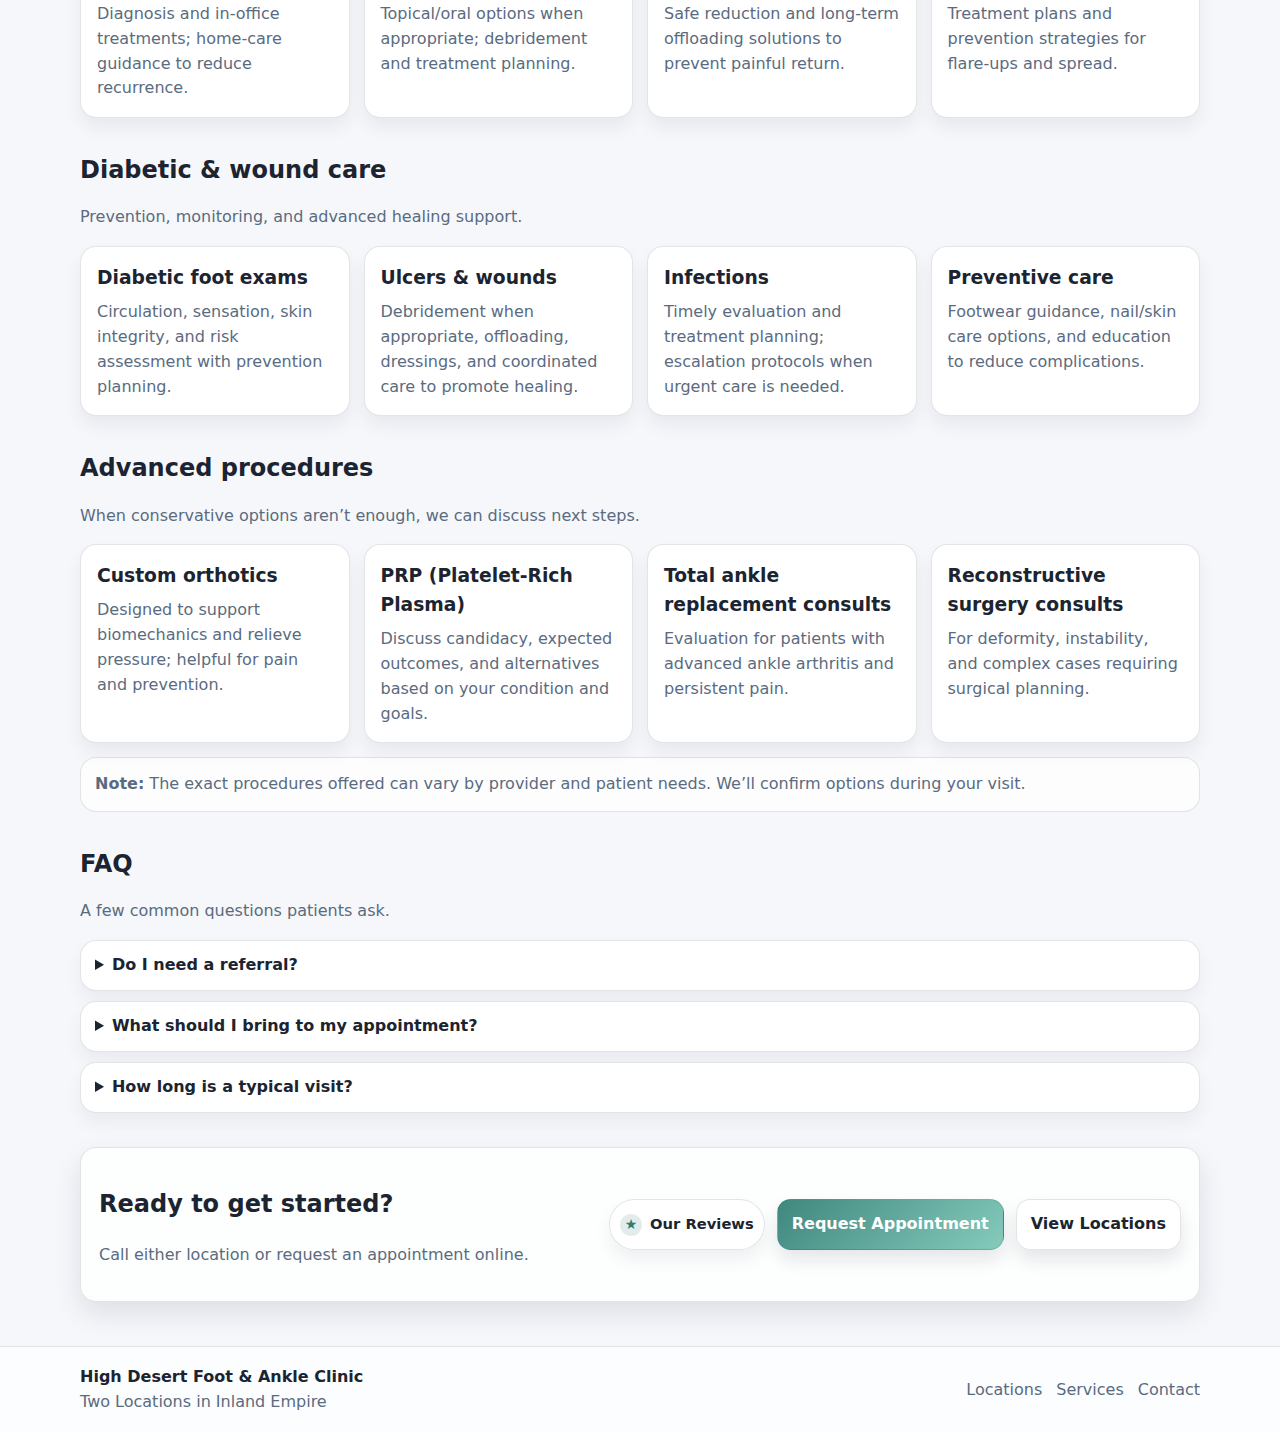
<file: services.html>
<!doctype html>
<html lang="en">
<head>
  <meta charset="utf-8" />
  <meta name="viewport" content="width=device-width,initial-scale=1" />
  <title>Services | High Desert Foot & Ankle Clinic</title>
  <link rel="stylesheet" href="css/styles.css" />
  <script defer src="js/app.js"></script>
</head>

<body>
  <!-- Top utility bar -->
  <div class="topbar">
    <div class="container topbar__inner">
      <div class="topbar__phones">
        <a href="tel:+17609511234">760-951-1234</a>
        <span class="sep">•</span>
        <a href="tel:+19092449531">909-244-9531</a>
      </div>
      <div class="topbar__cta">
        <a class="btn btn--small" href="contact.html">Request Appointment</a>
      </div>
    </div>
  </div>

  <!-- Header / Nav -->
  <header class="header">
    <div class="container header__inner">
      <a class="brand" href="index.html" aria-label="Home">
        <div class="brand__logo" aria-hidden="true">HD</div>
        <div class="brand__text">
          <div class="brand__title">High Desert Foot &amp; Ankle Clinic</div>
          <div class="brand__subtitle">Two Locations in Inland Empire</div>
        </div>
      </a>

      <button class="nav-toggle" aria-expanded="false" aria-controls="site-nav">
        <span class="sr-only">Toggle navigation</span>
        <span class="nav-toggle__bar"></span>
        <span class="nav-toggle__bar"></span>
        <span class="nav-toggle__bar"></span>
      </button>

      <nav id="site-nav" class="nav" aria-label="Primary">
        <a class="nav__link" href="index.html">Home</a>
        <a class="nav__link" href="doctors.html">Doctors</a>
        <a class="nav__link" href="staff.html">Staff</a>
        <a class="nav__link is-active" href="services.html">Service</a>
        <a class="nav__link" href="locations.html">Locations/Information</a>
        <a class="nav__link" href="contact.html">Contact</a>
        <a class="nav__link"
   href="https://hdfac.ema.md/ema/pay/onlinepaymentlink#/pm/payfac/pay"
   target="_blank"
   rel="noopener">
  Billing/Payment
</a>

      </nav>
    </div>
  </header>

  <main>
    <!-- Page header -->
    <section class="pagehead">
      <div class="container pagehead__inner">
        <div>
          <p class="kicker">Services</p>
          <h1>Foot &amp; ankle care—from common pain to advanced procedures</h1>
          <p class="lead">
            We evaluate, diagnose, and treat a wide range of conditions. Below is a quick guide to what we commonly see,
            plus treatment options we offer.
          </p>
        </div>

        <div class="pagehead__card">
          <h2 class="card-title">Need help choosing?</h2>
          <p class="muted">Call either office and we’ll guide you to the right provider.</p>
          <div class="stack">
            <a class="btn" href="tel:+17609511234">Victorville: 760-951-1234</a>
            <a class="btn btn--ghost" href="tel:+19092449531">Rancho: 909-244-9531</a>
          </div>
        </div>
      </div>
    </section>

    <!-- Jump links -->
    <section class="section">
      <div class="container">
        <div class="jump">
          <a class="chip" href="#common">Common conditions</a>
          <a class="chip" href="#sports">Sports &amp; injuries</a>
          <a class="chip" href="#skin">Skin &amp; nails</a>
          <a class="chip" href="#diabetic">Diabetic &amp; wound care</a>
          <a class="chip" href="#advanced">Advanced procedures</a>
          <a class="chip" href="#faq">FAQ</a>
        </div>
      </div>
    </section>

    <!-- Common conditions -->
    <section id="common" class="section">
      <div class="container">
        <div class="section__head">
          <h2>Common conditions</h2>
          <p class="muted">Pain, deformity, and day-to-day concerns we treat frequently.</p>
        </div>

        <div class="grid">
          <article class="card">
            <h3>Heel pain / Plantar fasciitis</h3>
            <p>Evaluation, stretching plans, supportive care, injections when appropriate, and return-to-activity guidance.</p>
          </article>
          <article class="card">
            <h3>Bunions</h3>
            <p>Conservative treatment first; surgical correction options if symptoms persist.</p>
          </article>
          <article class="card">
            <h3>Hammertoes</h3>
            <p>Padding/orthotics, footwear guidance, and corrective procedures when needed.</p>
          </article>
          <article class="card">
            <h3>Flat feet &amp; arch pain</h3>
            <p>Biomechanical evaluation and custom orthotics; bracing and treatment plans tailored to your lifestyle.</p>
          </article>
          <article class="card">
            <h3>Arthritis (foot/ankle)</h3>
            <p>Medication coordination, bracing, injections, and surgical consultation if conservative care fails.</p>
          </article>
          <article class="card">
            <h3>Neuroma</h3>
            <p>Diagnosis, footwear changes, offloading, injections, and procedural options if symptoms persist.</p>
          </article>
          <article class="card">
            <h3>Ingrown toenails</h3>
            <p>Office treatment, infection care, and permanent solutions to prevent recurrence.</p>
          </article>
          <article class="card">
            <h3>Gout</h3>
            <p>Diagnosis and flare management; coordination with primary care for long-term control.</p>
          </article>
        </div>
      </div>
    </section>

    <!-- Sports & injuries -->
    <section id="sports" class="section">
      <div class="container">
        <div class="section__head">
          <h2>Sports &amp; injuries</h2>
          <p class="muted">From weekend warriors to competitive athletes.</p>
        </div>

        <div class="grid">
          <article class="card">
            <h3>Ankle sprains</h3>
            <p>Imaging and stability evaluation, bracing, rehab planning, and return-to-sport timelines.</p>
          </article>
          <article class="card">
            <h3>Fractures</h3>
            <p>Diagnosis, immobilization or surgical management, and follow-up recovery care.</p>
          </article>
          <article class="card">
            <h3>Achilles tendon issues</h3>
            <p>Tendonitis to partial tears—evidence-based plans including rehab, bracing, and procedural options.</p>
          </article>
          <article class="card">
            <h3>Stress injuries</h3>
            <p>Overuse pain and stress reactions; activity modification and support to prevent progression.</p>
          </article>
        </div>
      </div>
    </section>

    <!-- Skin & nails -->
    <section id="skin" class="section">
      <div class="container">
        <div class="section__head">
          <h2>Skin &amp; nails</h2>
          <p class="muted">Comfort-focused care for everyday issues.</p>
        </div>

        <div class="grid">
          <article class="card">
            <h3>Warts</h3>
            <p>Diagnosis and in-office treatments; home-care guidance to reduce recurrence.</p>
          </article>
          <article class="card">
            <h3>Fungal nails</h3>
            <p>Topical/oral options when appropriate; debridement and treatment planning.</p>
          </article>
          <article class="card">
            <h3>Corns &amp; calluses</h3>
            <p>Safe reduction and long-term offloading solutions to prevent painful return.</p>
          </article>
          <article class="card">
            <h3>Athlete’s foot</h3>
            <p>Treatment plans and prevention strategies for flare-ups and spread.</p>
          </article>
        </div>
      </div>
    </section>

    <!-- Diabetic & wound care -->
    <section id="diabetic" class="section">
      <div class="container">
        <div class="section__head">
          <h2>Diabetic &amp; wound care</h2>
          <p class="muted">Prevention, monitoring, and advanced healing support.</p>
        </div>

        <div class="grid">
          <article class="card">
            <h3>Diabetic foot exams</h3>
            <p>Circulation, sensation, skin integrity, and risk assessment with prevention planning.</p>
          </article>
          <article class="card">
            <h3>Ulcers &amp; wounds</h3>
            <p>Debridement when appropriate, offloading, dressings, and coordinated care to promote healing.</p>
          </article>
          <article class="card">
            <h3>Infections</h3>
            <p>Timely evaluation and treatment planning; escalation protocols when urgent care is needed.</p>
          </article>
          <article class="card">
            <h3>Preventive care</h3>
            <p>Footwear guidance, nail/skin care options, and education to reduce complications.</p>
          </article>
        </div>
      </div>
    </section>

    <!-- Advanced procedures -->
    <section id="advanced" class="section">
      <div class="container">
        <div class="section__head">
          <h2>Advanced procedures</h2>
          <p class="muted">When conservative options aren’t enough, we can discuss next steps.</p>
        </div>

        <div class="grid">
          <article class="card">
            <h3>Custom orthotics</h3>
            <p>Designed to support biomechanics and relieve pressure; helpful for pain and prevention.</p>
          </article>
          <article class="card">
            <h3>PRP (Platelet-Rich Plasma)</h3>
            <p>Discuss candidacy, expected outcomes, and alternatives based on your condition and goals.</p>
          </article>
          <article class="card">
            <h3>Total ankle replacement consults</h3>
            <p>Evaluation for patients with advanced ankle arthritis and persistent pain.</p>
          </article>
          <article class="card">
            <h3>Reconstructive surgery consults</h3>
            <p>For deformity, instability, and complex cases requiring surgical planning.</p>
          </article>
        </div>

        <div class="note">
          <strong>Note:</strong> The exact procedures offered can vary by provider and patient needs. We’ll confirm options during your visit.
        </div>
      </div>
    </section>

    <!-- FAQ -->
    <section id="faq" class="section">
      <div class="container">
        <div class="section__head">
          <h2>FAQ</h2>
          <p class="muted">A few common questions patients ask.</p>
        </div>

        <div class="faq">
          <details class="faq__item">
            <summary>Do I need a referral?</summary>
            <p>It depends on your insurance plan. If you’re unsure, call us and we can help you check.</p>
          </details>
          <details class="faq__item">
            <summary>What should I bring to my appointment?</summary>
            <p>Bring your ID, insurance card, a list of medications, and any recent imaging or prior records if available.</p>
          </details>
          <details class="faq__item">
            <summary>How long is a typical visit?</summary>
            <p>Most first visits take 20–40 minutes depending on complexity and whether imaging is needed.</p>
          </details>
        </div>
      </div>
    </section>

    <!-- CTA -->
    <section class="cta">
      <div class="container cta__inner">
        <div>
          <h2>Ready to get started?</h2>
          <p class="muted">Call either location or request an appointment online.</p>
        </div>
        <div class="cta__buttons">
          <a class="badgeLink"
   href="https://local.demandforce.com/b/highdesertfootandankleclinic"
   target="_blank"
   rel="noopener"
   title="Our Reviews">
  <span class="badgeLink__icon" aria-hidden="true">★</span>
  <span class="badgeLink__text">Our Reviews</span>
</a>
          <a class="btn" href="contact.html">Request Appointment</a>
          <a class="btn btn--ghost" href="locations.html">View Locations</a>
        </div>
      </div>
    </section>
  </main>

  <!-- Footer -->
  <footer class="footer">
    <div class="container footer__inner">
      <div>
        <strong>High Desert Foot &amp; Ankle Clinic</strong>
        <div class="muted">Two Locations in Inland Empire</div>
      </div>
      <div class="footer__links">
        <a href="locations.html">Locations</a>
        <a href="services.html">Services</a>
        <a href="contact.html">Contact</a>
      </div>
    </div>
  </footer>
</body>
</html>
</file>
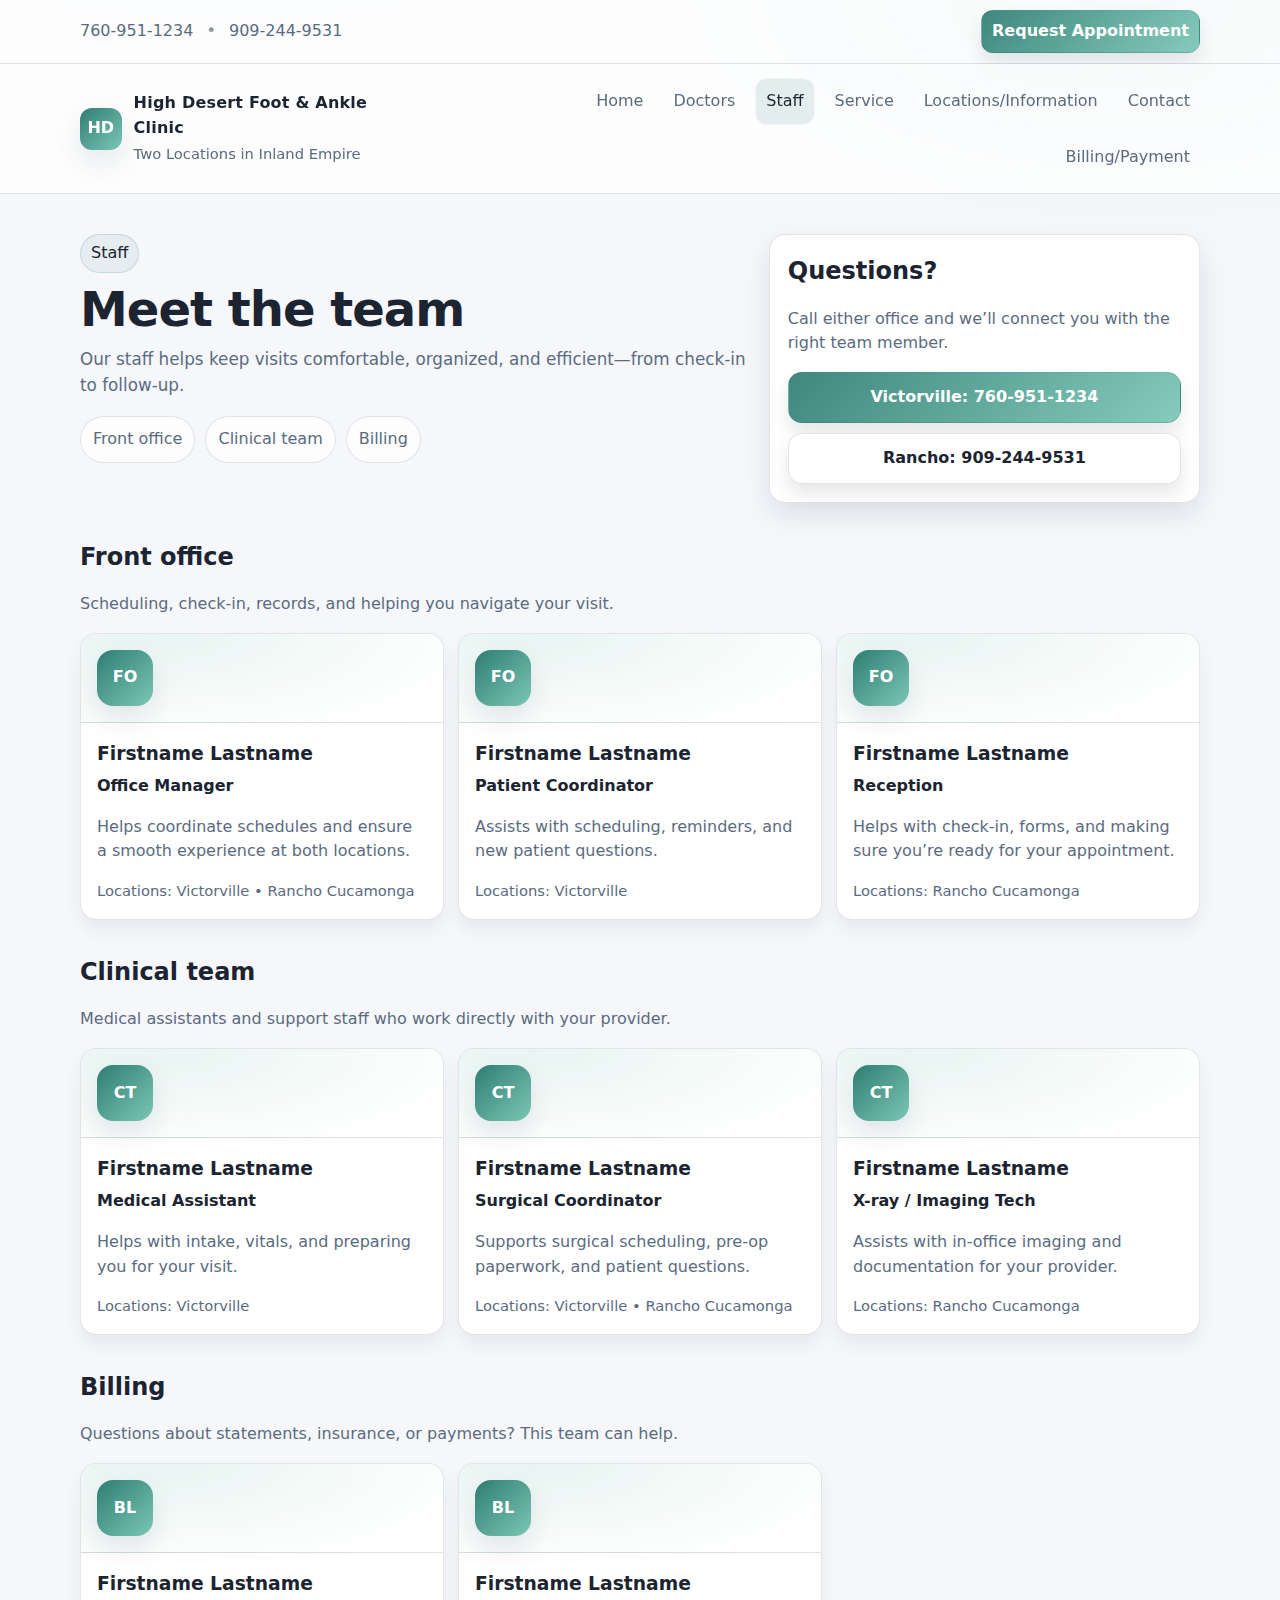
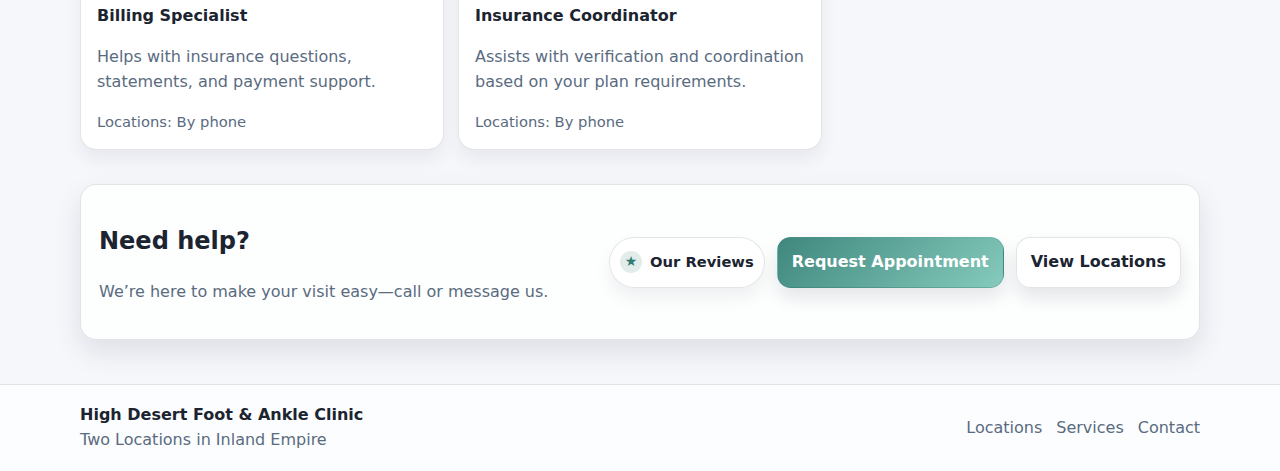
<file: staff.html>
<!doctype html>
<html lang="en">
<head>
  <meta charset="utf-8" />
  <meta name="viewport" content="width=device-width,initial-scale=1" />
  <title>Staff | High Desert Foot & Ankle Clinic</title>
  <link rel="stylesheet" href="css/styles.css" />
  <script defer src="js/app.js"></script>
</head>

<body>
  <!-- Top utility bar -->
  <div class="topbar">
    <div class="container topbar__inner">
      <div class="topbar__phones">
        <a href="tel:+17609511234">760-951-1234</a>
        <span class="sep">•</span>
        <a href="tel:+19092449531">909-244-9531</a>
      </div>
      <div class="topbar__cta">
        <a class="btn btn--small" href="contact.html">Request Appointment</a>
      </div>
    </div>
  </div>

  <!-- Header / Nav -->
  <header class="header">
    <div class="container header__inner">
      <a class="brand" href="index.html" aria-label="Home">
        <div class="brand__logo" aria-hidden="true">HD</div>
        <div class="brand__text">
          <div class="brand__title">High Desert Foot &amp; Ankle Clinic</div>
          <div class="brand__subtitle">Two Locations in Inland Empire</div>
        </div>
      </a>

      <button class="nav-toggle" aria-expanded="false" aria-controls="site-nav">
        <span class="sr-only">Toggle navigation</span>
        <span class="nav-toggle__bar"></span>
        <span class="nav-toggle__bar"></span>
        <span class="nav-toggle__bar"></span>
      </button>

      <nav id="site-nav" class="nav" aria-label="Primary">
        <a class="nav__link" href="index.html">Home</a>
        <a class="nav__link" href="doctors.html">Doctors</a>
        <a class="nav__link is-active" href="staff.html">Staff</a>
        <a class="nav__link" href="services.html">Service</a>
        <a class="nav__link" href="locations.html">Locations/Information</a>
        <a class="nav__link" href="contact.html">Contact</a>
        <a class="nav__link"
   href="https://hdfac.ema.md/ema/pay/onlinepaymentlink#/pm/payfac/pay"
   target="_blank"
   rel="noopener">
  Billing/Payment
</a>

      </nav>
    </div>
  </header>

  <main>
    <section class="pagehead">
      <div class="container pagehead__inner">
        <div>
          <p class="kicker">Staff</p>
          <h1>Meet the team</h1>
          <p class="lead">
            Our staff helps keep visits comfortable, organized, and efficient—from check-in to follow-up.
          </p>

          <div class="jump">
            <a class="chip" href="#front">Front office</a>
            <a class="chip" href="#clinical">Clinical team</a>
            <a class="chip" href="#billing">Billing</a>
          </div>
        </div>

        <div class="pagehead__card">
          <h2 class="card-title">Questions?</h2>
          <p class="muted">Call either office and we’ll connect you with the right team member.</p>
          <div class="stack">
            <a class="btn" href="tel:+17609511234">Victorville: 760-951-1234</a>
            <a class="btn btn--ghost" href="tel:+19092449531">Rancho: 909-244-9531</a>
          </div>
        </div>
      </div>
    </section>

    <!-- Front Office -->
    <section id="front" class="section">
      <div class="container">
        <div class="section__head">
          <h2>Front office</h2>
          <p class="muted">Scheduling, check-in, records, and helping you navigate your visit.</p>
        </div>

        <div class="staffgrid">
          <article class="staffcard">
            <div class="staffcard__media" aria-hidden="true"><div class="avatar">FO</div></div>
            <div class="staffcard__body">
              <h3>Firstname Lastname</h3>
              <p class="role">Office Manager</p>
              <p class="muted">Helps coordinate schedules and ensure a smooth experience at both locations.</p>
              <p class="meta">Locations: Victorville • Rancho Cucamonga</p>
            </div>
          </article>

          <article class="staffcard">
            <div class="staffcard__media" aria-hidden="true"><div class="avatar">FO</div></div>
            <div class="staffcard__body">
              <h3>Firstname Lastname</h3>
              <p class="role">Patient Coordinator</p>
              <p class="muted">Assists with scheduling, reminders, and new patient questions.</p>
              <p class="meta">Locations: Victorville</p>
            </div>
          </article>

          <article class="staffcard">
            <div class="staffcard__media" aria-hidden="true"><div class="avatar">FO</div></div>
            <div class="staffcard__body">
              <h3>Firstname Lastname</h3>
              <p class="role">Reception</p>
              <p class="muted">Helps with check-in, forms, and making sure you’re ready for your appointment.</p>
              <p class="meta">Locations: Rancho Cucamonga</p>
            </div>
          </article>
        </div>
      </div>
    </section>

    <!-- Clinical Team -->
    <section id="clinical" class="section">
      <div class="container">
        <div class="section__head">
          <h2>Clinical team</h2>
          <p class="muted">Medical assistants and support staff who work directly with your provider.</p>
        </div>

        <div class="staffgrid">
          <article class="staffcard">
            <div class="staffcard__media" aria-hidden="true"><div class="avatar">CT</div></div>
            <div class="staffcard__body">
              <h3>Firstname Lastname</h3>
              <p class="role">Medical Assistant</p>
              <p class="muted">Helps with intake, vitals, and preparing you for your visit.</p>
              <p class="meta">Locations: Victorville</p>
            </div>
          </article>

          <article class="staffcard">
            <div class="staffcard__media" aria-hidden="true"><div class="avatar">CT</div></div>
            <div class="staffcard__body">
              <h3>Firstname Lastname</h3>
              <p class="role">Surgical Coordinator</p>
              <p class="muted">Supports surgical scheduling, pre-op paperwork, and patient questions.</p>
              <p class="meta">Locations: Victorville • Rancho Cucamonga</p>
            </div>
          </article>

          <article class="staffcard">
            <div class="staffcard__media" aria-hidden="true"><div class="avatar">CT</div></div>
            <div class="staffcard__body">
              <h3>Firstname Lastname</h3>
              <p class="role">X-ray / Imaging Tech</p>
              <p class="muted">Assists with in-office imaging and documentation for your provider.</p>
              <p class="meta">Locations: Rancho Cucamonga</p>
            </div>
          </article>
        </div>
      </div>
    </section>

    <!-- Billing -->
    <section id="billing" class="section">
      <div class="container">
        <div class="section__head">
          <h2>Billing</h2>
          <p class="muted">Questions about statements, insurance, or payments? This team can help.</p>
        </div>

        <div class="staffgrid">
          <article class="staffcard">
            <div class="staffcard__media" aria-hidden="true"><div class="avatar">BL</div></div>
            <div class="staffcard__body">
              <h3>Firstname Lastname</h3>
              <p class="role">Billing Specialist</p>
              <p class="muted">Helps with insurance questions, statements, and payment support.</p>
              <p class="meta">Locations: By phone</p>
            </div>
          </article>

          <article class="staffcard">
            <div class="staffcard__media" aria-hidden="true"><div class="avatar">BL</div></div>
            <div class="staffcard__body">
              <h3>Firstname Lastname</h3>
              <p class="role">Insurance Coordinator</p>
              <p class="muted">Assists with verification and coordination based on your plan requirements.</p>
              <p class="meta">Locations: By phone</p>
            </div>
          </article>
        </div>
      </div>
    </section>

    <section class="cta">
      <div class="container cta__inner">
        <div>
          <h2>Need help?</h2>
          <p class="muted">We’re here to make your visit easy—call or message us.</p>
        </div>
        <div class="cta__buttons">
          <a class="badgeLink"
   href="https://local.demandforce.com/b/highdesertfootandankleclinic"
   target="_blank"
   rel="noopener"
   title="Our Reviews">
  <span class="badgeLink__icon" aria-hidden="true">★</span>
  <span class="badgeLink__text">Our Reviews</span>
</a>
          <a class="btn" href="contact.html">Request Appointment</a>
          <a class="btn btn--ghost" href="locations.html">View Locations</a>
        </div>
      </div>
    </section>
  </main>

  <!-- Footer -->
  <footer class="footer">
    <div class="container footer__inner">
      <div>
        <strong>High Desert Foot &amp; Ankle Clinic</strong>
        <div class="muted">Two Locations in Inland Empire</div>
      </div>
      <div class="footer__links">
        <a href="locations.html">Locations</a>
        <a href="services.html">Services</a>
        <a href="contact.html">Contact</a>
      </div>
    </div>
  </footer>
</body>
</html>
</file>
<file: css/styles.css>
:root{
  /* Light, welcoming clinic palette */
  --bg:#f6f7fb;          /* page background */
  --surface:#ffffff;     /* cards / header */
  --surface2:#fbfcff;    /* subtle alt surface */
  --text:#1b2430;        /* primary text */
  --muted:#5a6b7f;       /* secondary text */
  --accent:#2f7d73;      /* calming teal-green */
  --accent2:#7bc6b6;     /* soft mint */
  --border:rgba(27,36,48,.12);
  --shadow: 0 12px 28px rgba(17,24,39,.10);
  --radius: 16px;
}

*{ box-sizing:border-box; }
html,body{ margin:0; padding:0; }

body{
  font-family: system-ui, -apple-system, Segoe UI, Roboto, Arial, sans-serif;
  color:var(--text);
  background:
    radial-gradient(900px 420px at 18% -10%, rgba(123,198,182,.30), transparent 60%),
    radial-gradient(900px 420px at 88% 0%, rgba(47,125,115,.14), transparent 55%),
    var(--bg);
  line-height:1.55;
}

a{ color:inherit; text-decoration:none; }
a:hover{ text-decoration:underline; }

.container{
  width:min(1120px, 92vw);
  margin:0 auto;
}

.sr-only{
  position:absolute;
  width:1px; height:1px;
  padding:0; margin:-1px;
  overflow:hidden; clip:rect(0,0,0,0);
  border:0;
}

/* Topbar */
.topbar{
  background: rgba(255,255,255,.78);
  border-bottom:1px solid var(--border);
}
.topbar__inner{
  display:flex;
  align-items:center;
  justify-content:space-between;
  padding:10px 0;
  gap:12px;
}
.topbar__phones{ color:var(--muted); }
.sep{ margin:0 8px; opacity:.7; }

.topbar__cta--two{
  display:flex;
  align-items:center;
  gap:10px;
}

.topbar__cta--two{
  display:flex;
  align-items:center;
  gap:10px;
}

.badgeLink{
  display:inline-flex;
  align-items:center;
  gap:8px;
  padding:8px 10px;
  border-radius: 999px;
  border: 1px solid var(--border);
  background: rgba(255,255,255,.86);
  color: var(--text);
  font-weight: 750;
  box-shadow: 0 10px 18px rgba(17,24,39,.06);
  text-decoration:none;
}

.badgeLink:hover{
  text-decoration:none;
  background: rgba(47,125,115,.08);
  border-color: rgba(47,125,115,.18);
}

.badgeLink__icon{
  width:22px;
  height:22px;
  border-radius: 999px;
  display:grid;
  place-items:center;
  background: rgba(47,125,115,.14);
  color: var(--accent);
  font-size: 14px;
}

.badgeLink__text{
  font-size: .92rem;
}


/* Header */
.header{
  position:sticky;
  top:0;
  z-index:10;
  backdrop-filter: blur(10px);
  background: rgba(255,255,255,.78);
  border-bottom:1px solid var(--border);
}
.header__inner{
  display:flex;
  align-items:center;
  justify-content:space-between;
  gap:18px;
  padding:14px 0;
}

.brand{
  display:flex;
  align-items:center;
  gap:12px;
  min-width: 240px;
}
.brand__logo{
  width:42px;
  height:42px;
  border-radius:12px;
  background: linear-gradient(135deg, var(--accent), var(--accent2));
  color:#ffffff;
  display:grid;
  place-items:center;
  font-weight:800;
  box-shadow: var(--shadow);
}
.brand__title{ font-weight:800; letter-spacing:.2px; }
.brand__subtitle{ color:var(--muted); font-size:.92rem; margin-top:2px; }

/* Nav */
.nav{
  display:flex;
  align-items:center;
  gap:10px;
  flex-wrap:wrap;
  justify-content:flex-end;
}
.nav__link{
  padding:10px 10px;
  border-radius: 12px;
  color:var(--muted);
}
.nav__link:hover{
  background: rgba(47,125,115,.08);
  text-decoration:none;
  color: var(--text);
}
.nav__link.is-active{
  color: var(--text);
  background: rgba(47,125,115,.12);
  border: 1px solid rgba(255,255,255,.55);
}

.nav-toggle{
  display:none;
  background:transparent;
  border:1px solid var(--border);
  border-radius:12px;
  padding:10px;
  cursor:pointer;
}
.nav-toggle__bar{
  display:block;
  width:22px;
  height:2px;
  background: var(--accent);
  margin:4px 0;
  opacity:.85;
}

/* Hero */
.hero{
  padding:42px 0 22px;
}
.hero__inner{
  display:grid;
  grid-template-columns: 1.4fr .9fr;
  gap:26px;
  align-items:start;
}
.kicker{
  display:inline-block;
  padding:6px 10px;
  border-radius:999px;
  border:1px solid rgba(47,125,115,.18);
  background: rgba(47,125,115,.08);
  color: var(--text);
  margin: 0 0 10px;
}
h1{
  margin:0 0 10px;
  font-size: clamp(1.9rem, 4vw, 3rem);
  line-height:1.1;
  letter-spacing:-.02em;
}
.lead{
  color:var(--muted);
  font-size: 1.05rem;
  margin: 0 0 18px;
}
.hero__actions{
  display:flex;
  gap:12px;
  flex-wrap:wrap;
  margin-bottom: 14px;
}
.hero__highlights{
  display:flex;
  gap:10px;
  flex-wrap:wrap;
}
.pill{
  color:var(--muted);
  border:1px solid var(--border);
  background: rgba(255,255,255,.72);
  padding:8px 10px;
  border-radius:999px;
  font-size:.92rem;
}

/* Right hero card */
.hero__card{
  background: var(--surface);
  border:1px solid var(--border);
  border-radius: var(--radius);
  box-shadow: var(--shadow);
  padding:18px;
}
.card-title{ margin:0 0 12px; }
.location h3{ margin:0 0 6px; }
.location p{ margin:0 0 8px; color:var(--muted); }
.link{ color: var(--accent); }
hr{
  border:0;
  border-top:1px solid var(--border);
  margin:14px 0;
}

/* Buttons */
.btn{
  display:inline-flex;
  align-items:center;
  justify-content:center;
  gap:8px;
  padding:12px 14px;
  border-radius: 14px;
  border:1px solid rgba(47,125,115,.22);
  background: linear-gradient(135deg, rgba(47,125,115,.92), rgba(123,198,182,.92));
  color: #ffffff;
  font-weight:700;
  box-shadow: 0 10px 18px rgba(17,24,39,.10);
}
.btn:hover{ text-decoration:none; filter: brightness(1.02); }

.btn--ghost{
  background: rgba(255,255,255,.86);
  border:1px solid var(--border);
  color: var(--text);
}
.btn--small{
  padding:8px 10px;
  border-radius:12px;
  font-weight:700;
}

/* Sections */
.section{
  padding: 26px 0 8px;
}
.section__head{
  margin-bottom: 14px;
}
.section__head h2{ margin:0; font-size:1.5rem; }
.muted{ color:var(--muted); }

.grid{
  display:grid;
  grid-template-columns: repeat(4, 1fr);
  gap:14px;
}
.card{
  background: var(--surface);
  border:1px solid var(--border);
  border-radius: var(--radius);
  padding:16px;
  box-shadow: 0 10px 18px rgba(17,24,39,.06);
}
.card h3{ margin:0 0 8px; }
.card p{ margin:0; color:var(--muted); }

/* CTA */
.cta{
  padding: 26px 0 44px;
}
.cta__inner{
  display:flex;
  align-items:center;
  justify-content:space-between;
  gap:18px;
  border:1px solid var(--border);
  background: rgba(255,255,255,.80);
  border-radius: var(--radius);
  padding: 18px;
  box-shadow: var(--shadow);
}
.cta__buttons{
  display:flex;
  gap:12px;
  flex-wrap:wrap;
}

/* Footer */
.footer{
  border-top:1px solid var(--border);
  background: rgba(255,255,255,.70);
  padding: 18px 0;
}
.footer__inner{
  display:flex;
  align-items:center;
  justify-content:space-between;
  gap:14px;
}
.footer__links{
  display:flex;
  gap:14px;
  color:var(--muted);
}

/* Responsive */
@media (max-width: 920px){
  .hero__inner{ grid-template-columns: 1fr; }
  .grid{ grid-template-columns: repeat(2, 1fr); }
}

@media (max-width: 640px){
  .nav-toggle{ display:inline-block; }
  .nav{
    position:absolute;
    left:0;
    right:0;
    top: calc(100% + 1px);
    background: rgba(255,255,255,.96);
    border-bottom:1px solid var(--border);
    display:none;
    flex-direction:column;
    align-items:flex-start;
    padding: 10px 4vw 14px;
  }
  .nav.is-open{ display:flex; }
  .nav__link{ width:100%; }
  .grid{ grid-template-columns: 1fr; }
  .footer__inner{ flex-direction:column; align-items:flex-start; }
  .cta__inner{ flex-direction:column; align-items:flex-start; }
}

/* Services page helpers */
.pagehead{
  padding: 40px 0 10px;
}
.pagehead__inner{
  display:grid;
  grid-template-columns: 1.4fr .9fr;
  gap: 18px;
  align-items:start;
}
.pagehead__card{
  background: var(--surface);
  border:1px solid var(--border);
  border-radius: var(--radius);
  box-shadow: var(--shadow);
  padding: 18px;
}
.stack{ display:grid; gap:10px; }

.jump{
  display:flex;
  flex-wrap:wrap;
  gap:10px;
  margin: 6px 0 0;
}
.chip{
  display:inline-flex;
  padding: 10px 12px;
  border-radius: 999px;
  border: 1px solid var(--border);
  background: rgba(255,255,255,.78);
  color: var(--muted);
}
.chip:hover{
  text-decoration:none;
  color: var(--text);
  background: rgba(47,125,115,.08);
  border-color: rgba(47,125,115,.18);
}

.note{
  margin-top: 14px;
  padding: 14px;
  border-radius: var(--radius);
  border:1px solid var(--border);
  background: rgba(255,255,255,.78);
  color: var(--muted);
}

.faq{
  display:grid;
  gap: 10px;
}
.faq__item{
  background: var(--surface);
  border:1px solid var(--border);
  border-radius: var(--radius);
  padding: 12px 14px;
  box-shadow: 0 10px 18px rgba(17,24,39,.05);
}
.faq__item summary{
  cursor:pointer;
  font-weight: 750;
}
.faq__item p{ color: var(--muted); margin: 10px 0 0; }

@media (max-width: 920px){
  .pagehead__inner{ grid-template-columns: 1fr; }
}

/* Locations page helpers */
.locgrid{
  display:grid;
  gap:16px;
}
.loccard{
  background: var(--surface);
  border: 1px solid var(--border);
  border-radius: var(--radius);
  box-shadow: var(--shadow);
  overflow:hidden;
}
.loccard__head{
  padding: 18px;
  border-bottom: 1px solid var(--border);
  background: rgba(255,255,255,.78);
}
.loccard__head h2{ margin:0 0 6px; }
.loccard__actions{
  display:flex;
  gap:12px;
  flex-wrap:wrap;
  margin-top: 12px;
}
.loccard__body{
  display:grid;
  grid-template-columns: .9fr 1.1fr;
  gap: 14px;
  padding: 18px;
}
.hours h3{ margin:0 0 10px; }
.hours__list{
  list-style:none;
  padding:0;
  margin:0;
  border: 1px solid var(--border);
  border-radius: 14px;
  overflow:hidden;
}
.hours__list li{
  display:flex;
  justify-content:space-between;
  gap:12px;
  padding: 10px 12px;
  background: rgba(255,255,255,.72);
  border-top: 1px solid var(--border);
}
.hours__list li:first-child{ border-top:0; }
.hours__list span:first-child{ font-weight:750; color: var(--text); }
.hours__list span:last-child{ color: var(--muted); }

.small{ font-size: .92rem; }

.map{
  border: 1px solid var(--border);
  border-radius: 14px;
  overflow:hidden;
  background: var(--surface2);
  min-height: 320px;
}
.map iframe{
  width:100%;
  height: 100%;
  min-height: 320px;
  border:0;
  display:block;
}

@media (max-width: 920px){
  .loccard__body{ grid-template-columns: 1fr; }
  .map{ min-height: 280px; }
  .map iframe{ min-height: 280px; }
}

/* Contact page helpers */
.contactgrid{
  display:grid;
  grid-template-columns: 1.2fr .8fr;
  gap: 16px;
  align-items:start;
}
.contactcard{
  background: var(--surface);
  border:1px solid var(--border);
  border-radius: var(--radius);
  box-shadow: var(--shadow);
  overflow:hidden;
}
.contactcard__head{
  padding: 18px;
  border-bottom: 1px solid var(--border);
  background: rgba(255,255,255,.78);
}
.form{ padding: 18px; }
.row{
  display:grid;
  grid-template-columns: 1fr 1fr;
  gap: 12px;
}
.field{ display:grid; gap: 6px; margin-bottom: 12px; }

label{ font-weight: 650; }
input, select, textarea{
  font: inherit;
  padding: 11px 12px;
  border-radius: 14px;
  border: 1px solid var(--border);
  background: rgba(255,255,255,.92);
  outline: none;
}
input:focus, select:focus, textarea:focus{
  border-color: rgba(47,125,115,.35);
  box-shadow: 0 0 0 4px rgba(47,125,115,.10);
}
.error{
  min-height: 16px;
  color: #b42318;
  font-size: .92rem;
}
.form__actions{
  display:flex;
  gap: 12px;
  flex-wrap:wrap;
  margin-top: 8px;
}
.status{
  margin-top: 12px;
  color: var(--muted);
}

.consent{ margin-top: 6px; }
.check{
  display:flex;
  gap: 10px;
  align-items:flex-start;
  color: var(--muted);
  font-weight: 550;
}
.check input{ margin-top: 3px; }

.hp{ position:absolute; left:-9999px; opacity:0; }

.contactaside .card{ margin-bottom: 14px; }

@media (max-width: 920px){
  .contactgrid{ grid-template-columns: 1fr; }
  .row{ grid-template-columns: 1fr; }
}

/* Doctors page helpers (2x2 grid) */
.docgrid--2x2{
  display:grid;
  grid-template-columns: repeat(2, 1fr);
  gap: 14px;
}

.doccard{
  background: var(--surface);
  border:1px solid var(--border);
  border-radius: var(--radius);
  box-shadow: 0 10px 18px rgba(17,24,39,.06);
  overflow:hidden;
  display:grid;
}

.doccard__media{
  padding: 16px;
  border-bottom: 1px solid var(--border);
  background:
    radial-gradient(600px 200px at 20% 0%, rgba(123,198,182,.22), transparent 55%),
    rgba(255,255,255,.85);
}

.avatar{
  width: 56px;
  height: 56px;
  border-radius: 16px;
  display:grid;
  place-items:center;
  font-weight: 850;
  color: #fff;
  background: linear-gradient(135deg, var(--accent), var(--accent2));
  box-shadow: var(--shadow);
}

.doccard__body{ padding: 16px; }
.doccard__body h3{ margin: 0 0 6px; }

.cred{
  margin: 12px 0 0;
  padding: 0;
}
.cred__row{
  display:grid;
  grid-template-columns: 140px 1fr;
  gap: 10px;
  padding: 10px 0;
  border-top: 1px solid var(--border);
}
.cred__row:first-child{ border-top: 0; }

.cred dt{
  font-weight: 750;
  color: var(--text);
}
.cred dd{
  margin:0;
  color: var(--muted);
}

.doccard__actions{ margin-top: 12px; }

@media (max-width: 920px){
  .docgrid--2x2{ grid-template-columns: 1fr; }
  .cred__row{ grid-template-columns: 1fr; }
}

/* Staff page helpers */
.staffgrid{
  display:grid;
  grid-template-columns: repeat(3, 1fr);
  gap: 14px;
}

.staffcard{
  background: var(--surface);
  border:1px solid var(--border);
  border-radius: var(--radius);
  box-shadow: 0 10px 18px rgba(17,24,39,.06);
  overflow:hidden;
  display:grid;
}

.staffcard__media{
  padding: 16px;
  border-bottom: 1px solid var(--border);
  background:
    radial-gradient(600px 200px at 20% 0%, rgba(123,198,182,.18), transparent 55%),
    rgba(255,255,255,.85);
}

.staffcard__body{ padding: 16px; }
.staffcard__body h3{ margin: 0 0 6px; }

.role{
  margin: 0 0 10px;
  font-weight: 750;
  color: var(--text);
}

.meta{
  margin: 10px 0 0;
  color: var(--muted);
  font-size: .92rem;
}

@media (max-width: 920px){
  .staffgrid{ grid-template-columns: 1fr; }
}

/* Testimonials page helpers */
.reviewsShell{
  background: var(--surface);
  border: 1px solid var(--border);
  border-radius: var(--radius);
  box-shadow: var(--shadow);
  overflow: hidden;
}

.reviewsWidget{
  padding: 18px;
  min-height: 260px;
}

.reviewsFallback{
  border: 1px dashed rgba(27,36,48,.18);
  border-radius: 14px;
  padding: 16px;
  background: rgba(255,255,255,.65);
}

.reviewsActions{
  margin-top: 14px;
  display:flex;
  justify-content:flex-start;
}
</file>
